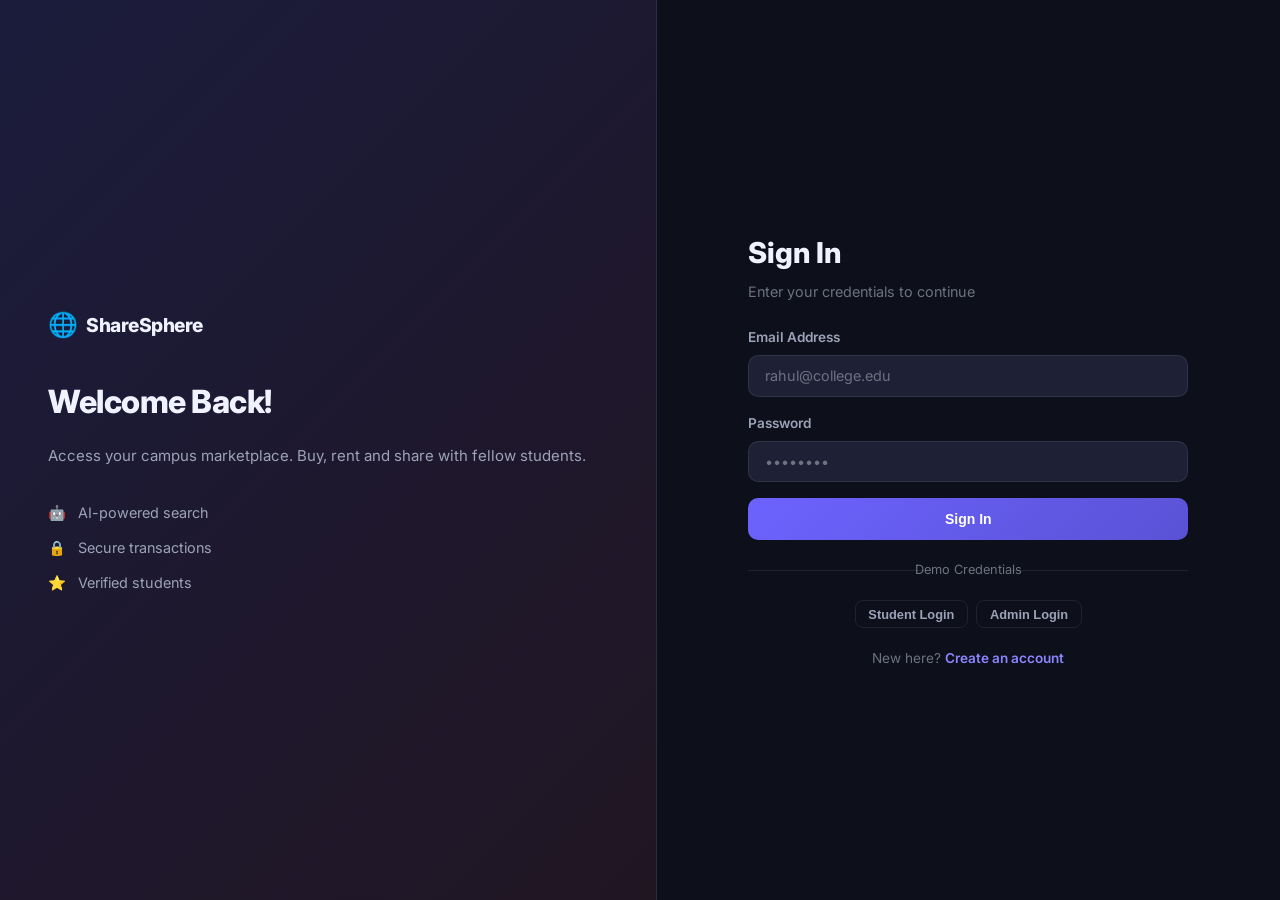
<file: src/main/resources/static/add-item.html>
<!DOCTYPE html>
<html lang="en">
<head>
<meta charset="UTF-8"><meta name="viewport" content="width=device-width,initial-scale=1">
<title>Add Item — ShareSphere</title>
<link href="https://fonts.googleapis.com/css2?family=Inter:wght@300;400;500;600;700&display=swap" rel="stylesheet">
<link rel="stylesheet" href="css/style.css">
</head>
<body>
<nav class="navbar"><div class="nav-brand"><a href="index.html"><span class="logo-icon">🌐</span><span class="logo-text">ShareSphere</span></a></div>
<div class="nav-links"><a href="dashboard.html">Dashboard</a><a href="items.html">Browse</a></div>
<div class="nav-actions" id="navActions"></div></nav>
<div class="form-page">
  <div class="form-card">
    <h2>📦 List a New Item</h2>
    <p>Fill in the details to list your item on ShareSphere</p>
    <div id="formError" class="alert alert-error hidden"></div>
    <form id="addItemForm">
      <div class="form-row">
        <div class="form-group"><label>Item Name *</label><input type="text" id="iName" class="form-control" placeholder="e.g. Casio FX-991CW Calculator" required></div>
        <div class="form-group"><label>Category *</label><select id="iCategory" class="form-control" required><option value="">Select category...</option></select></div>
      </div>
      <div class="form-group"><label>Description</label><textarea id="iDesc" class="form-control" rows="3" placeholder="Describe the item, its condition and any notes..."></textarea></div>
      <div class="form-row">
        <div class="form-group"><label>Condition *</label><select id="iCondition" class="form-control" required><option value="">Select...</option><option>New</option><option>Like New</option><option>Good</option><option>Fair</option></select></div>
        <div class="form-group"><label>Listing Type *</label><select id="iType" class="form-control" required onchange="togglePriceFields()"><option value="">Select...</option><option value="SELL">For Sale</option><option value="RENT">For Rent</option><option value="LEND">For Lending (Free)</option><option value="SELL_AND_RENT">Sale &amp; Rent</option></select></div>
      </div>
      <div class="form-row" id="priceFields">
        <div class="form-group"><label>Sale Price (₹)</label><input type="number" id="iPrice" class="form-control" placeholder="0.00" min="0"></div>
        <div class="form-group"><label>Rental Price/Day (₹)</label><input type="number" id="iRental" class="form-control" placeholder="0.00" min="0"></div>
        <div class="form-group"><label>Security Deposit (₹)</label><input type="number" id="iDeposit" class="form-control" placeholder="0.00" min="0"></div>
      </div>
      <div class="form-row">
        <div class="form-group"><label>Quantity</label><input type="number" id="iQty" class="form-control" value="1" min="1"></div>
        <div class="form-group"><label>Location / Area</label><input type="text" id="iLocation" class="form-control" placeholder="e.g. Hostel A, Block C"></div>
      </div>
      <div class="form-group"><label>🏫 Campus Handover Spot</label>
        <select id="iLandmark" class="form-control"><option value="">Select verified landmark (optional)...</option></select>
      </div>
      <div class="form-group" id="smartPricingBox" style="background:#1a1f3a;border:1px solid #3a3fba;padding:16px;border-radius:12px;display:none;">
        <h4 style="color:#8a8fff;margin:0 0 8px;">💡 Smart Pricing Suggestion</h4>
        <div id="smartPricingResult" style="font-size:0.9em;color:#ccc;"></div>
        <button type="button" class="btn btn-ghost btn-sm" onclick="applySmartPricing()" style="margin-top:8px;">✅ Apply Suggested Prices</button>
      </div>
      <div style="border-top:1px solid #333;padding-top:16px;margin-top:16px;">
        <label style="display:flex;align-items:center;gap:8px;cursor:pointer;">
          <input type="checkbox" id="iBundleCheck" onchange="toggleBundleFields()">
          <strong>📦 Graduation Clearance Bundle</strong> — Sell multiple items together at a discount
        </label>
        <div id="bundleFields" style="display:none;margin-top:12px;">
          <div class="form-group"><label>Items in Bundle (one per line)</label>
            <textarea id="iBundleItems" class="form-control" rows="3" placeholder="Study Table (₹2500)&#10;Electric Kettle (₹500)&#10;Desk Lamp (₹300)"></textarea>
          </div>
          <div class="form-row">
            <div class="form-group"><label>Original Total Value (₹)</label><input type="number" id="iOriginalValue" class="form-control" placeholder="3300"></div>
            <div class="form-group"><label>Bundle Savings (₹)</label><input type="number" id="iBundleSavings" class="form-control" placeholder="800"></div>
          </div>
        </div>
      </div>
      <div class="form-group">
        <label>Item Image</label>
        <div class="file-upload-zone" id="uploadZone" onclick="document.getElementById('imageFile').click()">
          <span>📷 Click to upload image</span>
          <input type="file" id="imageFile" accept="image/*" class="hidden" onchange="previewImage(this)">
          <img id="imagePreview" class="hidden" style="max-width:100%;border-radius:8px;margin-top:10px;">
        </div>
      </div>
      <div class="form-actions">
        <a href="my-listings.html" class="btn btn-ghost">Cancel</a>
        <button type="submit" class="btn btn-primary">🚀 List Item</button>
      </div>
    </form>
  </div>
</div>
<div id="toast" class="toast hidden"></div>
<script src="js/api.js"></script><script src="js/app.js"></script>
<script>
requireAuth();
loadCategories();
loadLandmarks();
async function loadCategories() {
  const cats = await API.get('/api/categories');
  const sel = document.getElementById('iCategory');
  cats.forEach(c => sel.innerHTML += `<option value="${c.id}">${c.icon} ${c.name}</option>`);
}
async function loadLandmarks() {
  try {
    const landmarks = await API.get('/api/landmarks');
    const sel = document.getElementById('iLandmark');
    landmarks.forEach(l => sel.innerHTML += `<option value="${l}">${l}</option>`);
  } catch(e) {}
}
function togglePriceFields() {
  const t = document.getElementById('iType').value;
  document.getElementById('priceFields').style.display = (t==='LEND') ? 'none' : 'flex';
}
function toggleBundleFields() {
  document.getElementById('bundleFields').style.display = document.getElementById('iBundleCheck').checked ? 'block' : 'none';
}
let _smartPricing = null;
async function fetchSmartPricing() {
  const name = document.getElementById('iName').value;
  const catId = document.getElementById('iCategory').value;
  const condition = document.getElementById('iCondition').value;
  if (!name || !condition) return;
  try {
    _smartPricing = await API.post('/api/smart/pricing', { name, categoryId: catId ? +catId : null, condition });
    if (_smartPricing && _smartPricing.suggestedSellPrice) {
      const box = document.getElementById('smartPricingBox');
      box.style.display = 'block';
      document.getElementById('smartPricingResult').innerHTML =
        `<div>📊 <strong>Demand:</strong> ${_smartPricing.demandLevel} ${_smartPricing.surgeMultiplier > 1 ? '('+_smartPricing.spikeReason+')' : ''}</div>` +
        `<div>💰 <strong>Sell Price:</strong> ₹${_smartPricing.suggestedSellPrice} | <strong>Rental/Day:</strong> ₹${_smartPricing.suggestedRentalPerDay} | <strong>Deposit:</strong> ₹${_smartPricing.suggestedSecurityDeposit}</div>` +
        `<div style="margin-top:4px;font-size:0.85em;opacity:0.8;">${_smartPricing.explanation}</div>`;
    }
  } catch(e) {}
}
function applySmartPricing() {
  if (!_smartPricing) return;
  document.getElementById('iPrice').value = _smartPricing.suggestedSellPrice;
  document.getElementById('iRental').value = _smartPricing.suggestedRentalPerDay;
  document.getElementById('iDeposit').value = _smartPricing.suggestedSecurityDeposit;
  showToast('Smart prices applied! 💡', 'success');
}
document.getElementById('iCondition').addEventListener('change', fetchSmartPricing);
document.getElementById('iName').addEventListener('blur', fetchSmartPricing);
document.getElementById('iCategory').addEventListener('change', fetchSmartPricing);
function previewImage(input) {
  if (input.files && input.files[0]) {
    const reader = new FileReader();
    reader.onload = e => { const img=document.getElementById('imagePreview'); img.src=e.target.result; img.classList.remove('hidden'); };
    reader.readAsDataURL(input.files[0]);
  }
}
document.getElementById('addItemForm').addEventListener('submit', async e => {
  e.preventDefault();
  const data = {
    name: document.getElementById('iName').value,
    description: document.getElementById('iDesc').value,
    categoryId: +document.getElementById('iCategory').value,
    condition: document.getElementById('iCondition').value,
    listingType: document.getElementById('iType').value,
    price: document.getElementById('iPrice').value || null,
    rentalPricePerDay: document.getElementById('iRental').value || null,
    securityDeposit: document.getElementById('iDeposit').value || null,
    availableQuantity: +document.getElementById('iQty').value,
    location: document.getElementById('iLocation').value,
    landmark: document.getElementById('iLandmark').value || null,
    isBundle: document.getElementById('iBundleCheck').checked,
    bundleItems: document.getElementById('iBundleItems').value || null,
    originalTotalValue: document.getElementById('iOriginalValue').value || null,
    bundleSavings: document.getElementById('iBundleSavings').value || null
  };
  try {
    const moderation = await API.post('/api/smart/moderation/check', {
      name: data.name,
      description: data.description,
      location: data.location
    }).catch(() => ({ approved: true }));
    if (moderation && moderation.approved === false) {
      throw new Error(moderation.message || 'Listing blocked by campus moderation');
    }
    const item = await API.post('/api/items', data);
    const imageFile = document.getElementById('imageFile').files[0];
    if (imageFile) {
      const fd = new FormData(); fd.append('file', imageFile);
      await API.uploadFile(`/api/items/${item.id||1}/images`, fd);
    }
    showToast('Item listed successfully! 🎉', 'success');
    setTimeout(() => window.location='my-listings.html', 1500);
  } catch(e) { document.getElementById('formError').textContent = e.message; document.getElementById('formError').classList.remove('hidden'); }
});
</script>
</body></html>
</file>
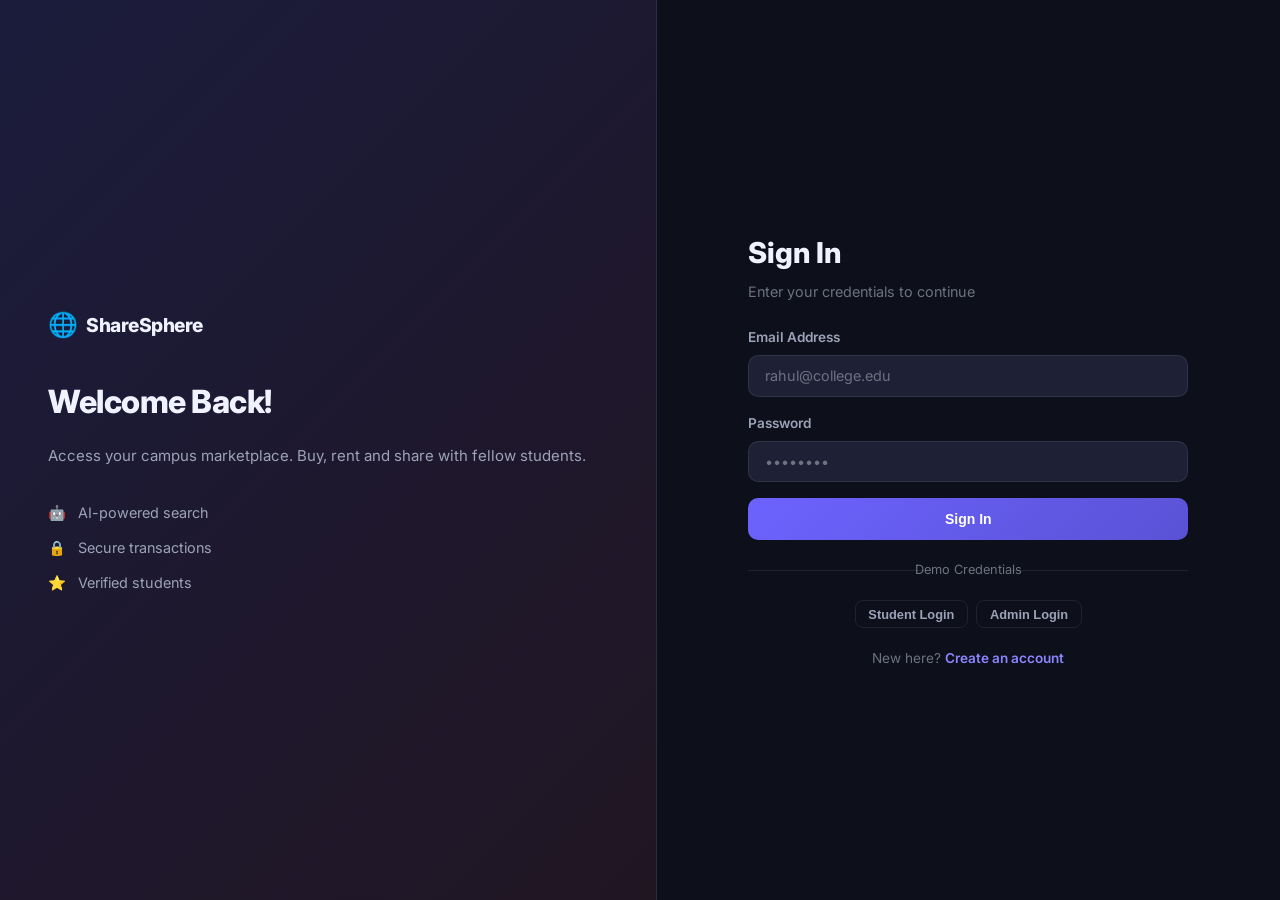
<file: src/main/resources/static/admin.html>
<!DOCTYPE html>
<html lang="en">
<head>
<meta charset="UTF-8"><meta name="viewport" content="width=device-width,initial-scale=1">
<title>Admin Dashboard — ShareSphere</title>
<link href="https://fonts.googleapis.com/css2?family=Inter:wght@300;400;500;600;700;800&display=swap" rel="stylesheet">
<link rel="stylesheet" href="css/style.css">
</head>
<body>
<nav class="navbar navbar-dashboard">
  <div class="nav-brand"><a href="index.html"><span class="logo-icon">🌐</span><span class="logo-text">ShareSphere Admin</span></a></div>
  <div class="nav-actions"><span id="adminUser"></span><button onclick="logout()" class="btn btn-ghost btn-sm">Logout</button></div>
</nav>
<div class="dashboard-layout">
  <aside class="sidebar">
    <nav class="sidebar-nav">
      <a href="#stats" class="active" onclick="showSection('stats')">📊 Stats</a>
      <a href="#users" onclick="showSection('users')">👥 Users</a>
      <a href="#items" onclick="showSection('items')">📦 Items</a>
      <a href="#reports" onclick="showSection('reports')">⚠️ Reports</a>
    </nav>
  </aside>
  <main class="dashboard-main">
    <!-- Stats -->
    <div id="section-stats">
      <h2>📊 Platform Statistics</h2>
      <div class="stats-row" id="adminStats"></div>
    </div>
    <!-- Users -->
    <div id="section-users" class="hidden">
      <h2>👥 All Users</h2>
      <div id="adminUsersList"></div>
    </div>
    <!-- Items -->
    <div id="section-items" class="hidden">
      <h2>📦 All Listings</h2>
      <div id="adminItemsList"></div>
    </div>
    <!-- Reports -->
    <div id="section-reports" class="hidden">
      <h2>⚠️ Reports</h2>
      <div id="adminReportsList"></div>
    </div>
  </main>
</div>
<div id="toast" class="toast hidden"></div>
<script src="js/api.js"></script><script src="js/app.js"></script>
<script src="js/admin.js"></script>
</body></html>
</file>
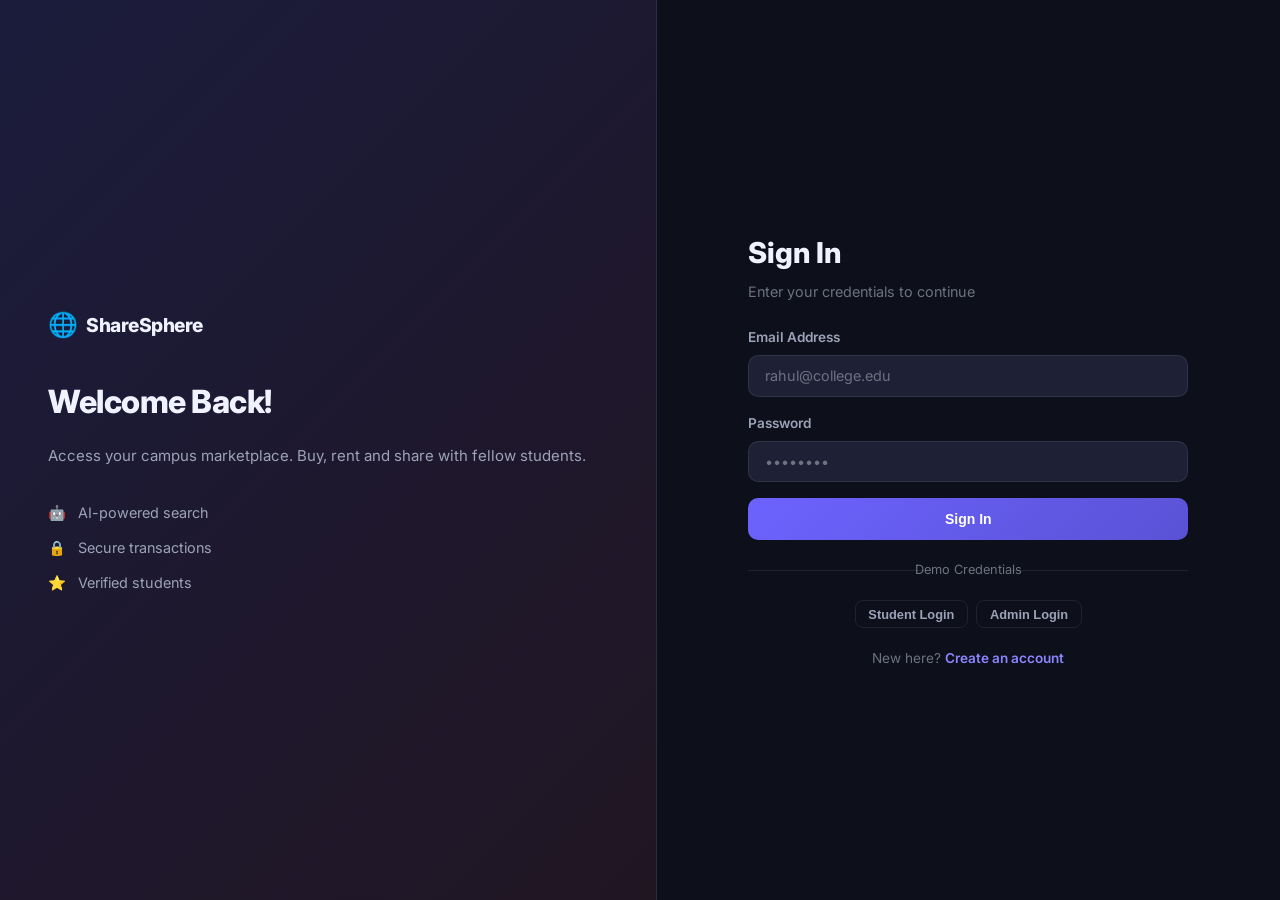
<file: src/main/resources/static/dashboard.html>
<!DOCTYPE html>
<html lang="en">
<head>
<meta charset="UTF-8"><meta name="viewport" content="width=device-width,initial-scale=1">
<title>Dashboard — ShareSphere</title>
<link href="https://fonts.googleapis.com/css2?family=Inter:wght@300;400;500;600;700;800&display=swap" rel="stylesheet">
<link rel="stylesheet" href="css/style.css">
</head>
<body class="dashboard-page">
<nav class="navbar navbar-dashboard">
  <div class="nav-brand"><a href="index.html"><span class="logo-icon">🌐</span><span class="logo-text">ShareSphere</span></a></div>
  <div class="nav-links">
    <a href="items.html">Browse</a>
    <a href="requests.html">Looking For</a>
    <a href="rides.html">Rides</a>
    <a href="my-listings.html">My Listings</a>
    <a href="rentals.html">Rentals</a>
    <a href="messages.html">Messages</a>
  </div>
  <div class="nav-actions">
    <span class="notif-bell" onclick="window.location='notifications.html'">🔔 <span class="badge" id="notifCount">0</span></span>
    <a href="add-item.html" class="btn btn-primary">+ List Item</a>
    <div class="avatar" id="userAvatar" onclick="toggleUserMenu()">U</div>
    <div class="user-menu hidden" id="userMenu">
      <a href="my-listings.html">My Listings</a>
      <a href="requests.html">Looking For</a>
      <a href="rides.html">Rides</a>
      <a href="orders.html">Orders</a>
      <a href="favorites.html">Favorites</a>
      <a href="#" onclick="logout()">Logout</a>
    </div>
  </div>
</nav>

<div class="dashboard-layout">
  <!-- Sidebar -->
  <aside class="sidebar">
    <div class="sidebar-user" id="sidebarUser"></div>
    <nav class="sidebar-nav">
      <a href="dashboard.html" class="active">🏠 Dashboard</a>
      <a href="requests.html">🔍 Looking For</a>
      <a href="rides.html">🚕 Rides</a>
      <a href="my-listings.html">📦 My Listings</a>
      <a href="rentals.html">🔄 Rentals</a>
      <a href="orders.html">🛒 Orders</a>
      <a href="favorites.html">❤️ Favorites</a>
      <a href="messages.html">💬 Messages</a>
      <a href="add-item.html">+ Add Item</a>
    </nav>
  </aside>

  <!-- Main -->
  <main class="dashboard-main">
    <div class="dash-header" id="dashGreeting">
      <h1>Hello, Student 👋</h1>
      <p>Welcome to ShareSphere</p>
    </div>

    <!-- Stats -->
    <div class="stats-row" id="dashStats">
      <div class="stat-card"><div class="stat-icon">📦</div><div class="stat-info"><span class="stat-val" id="dsListings">3</span><span>My Listings</span></div></div>
      <div class="stat-card"><div class="stat-icon">🔄</div><div class="stat-info"><span class="stat-val" id="dsRentals">1</span><span>Active Rentals</span></div></div>
      <div class="stat-card"><div class="stat-icon">📬</div><div class="stat-info"><span class="stat-val" id="dsRequests">0</span><span>Pending Requests</span></div></div>
      <div class="stat-card"><div class="stat-icon">🛒</div><div class="stat-info"><span class="stat-val" id="dsOrders">2</span><span>My Orders</span></div></div>
      <div class="stat-card"><div class="stat-icon">💰</div><div class="stat-info"><span class="stat-val" id="dsWallet">₹0</span><span>Wallet Balance</span></div></div>
      <div class="stat-card"><div class="stat-icon">🛡️</div><div class="stat-info"><span class="stat-val" id="dsEscrow">₹0</span><span>Escrow Held</span></div></div>
    </div>

    <!-- AI Search -->
    <div class="ai-search-box">
      <div class="ai-label">🤖 AI Smart Search</div>
      <div class="ai-input-row">
        <input type="text" id="aiQuery" placeholder='e.g. "I need a calculator for my exam" or "camera for 3 days"' class="form-control">
        <button onclick="doAISearch()" class="btn btn-primary">Search</button>
      </div>
      <div class="ai-chips">
        <span class="chip" onclick="quickSearch('calculator for semester')">🧮 Calculator</span>
        <span class="chip" onclick="quickSearch('cycle near hostel')">🚲 Cycle</span>
        <span class="chip" onclick="quickSearch('camera for 3 days')">📷 Camera</span>
        <span class="chip" onclick="quickSearch('engineering drawing kit')">📐 Drawing Kit</span>
      </div>
    </div>

    <!-- AI Results -->
    <div id="aiResults" class="hidden">
      <div class="section-header"><h3 id="aiResultsTitle">AI Results</h3></div>
      <div class="ai-suggestion" id="aiSuggestion"></div>
      <div class="items-grid" id="aiItemsGrid"></div>
    </div>

    <!-- Recommendations -->
    <div class="dash-section">
      <div class="section-header"><h3>✨ Recommended For You</h3><a href="items.html" class="link">View All</a></div>
      <div class="items-grid" id="recommendGrid"></div>
    </div>

    <!-- Incoming Rental Requests -->
    <div class="dash-section" id="incomingSection">
      <div class="section-header"><h3>📬 Incoming Rental Requests</h3></div>
      <div id="incomingList"></div>
    </div>
  </main>
</div>

<div id="toast" class="toast hidden"></div>
<script src="js/api.js"></script>
<script src="js/app.js"></script>
<script src="js/dashboard.js"></script>
</body></html>
</file>
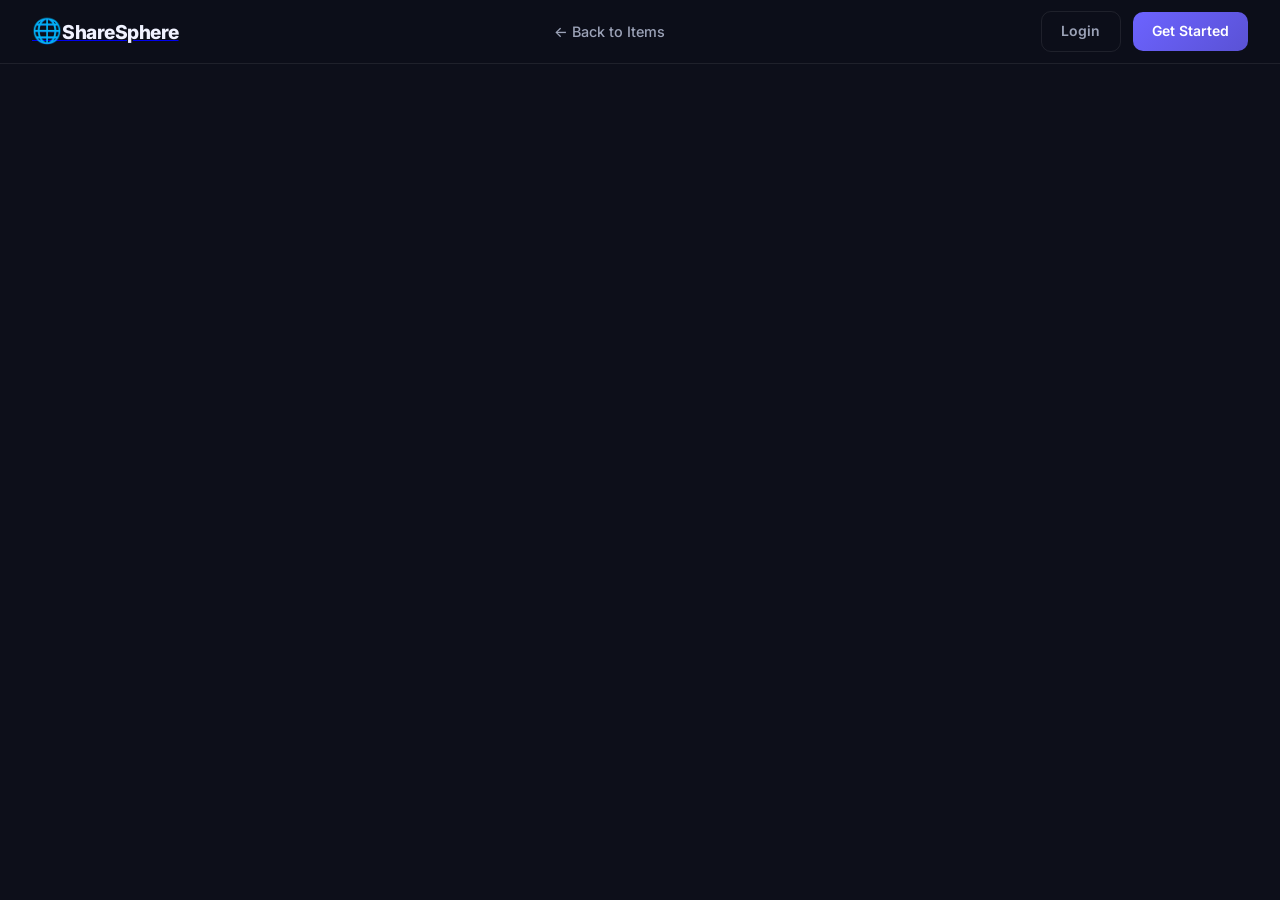
<file: src/main/resources/static/item-detail.html>
<!DOCTYPE html>
<html lang="en">
<head>
<meta charset="UTF-8"><meta name="viewport" content="width=device-width,initial-scale=1">
<title>Item Detail — ShareSphere</title>
<link href="https://fonts.googleapis.com/css2?family=Inter:wght@300;400;500;600;700&display=swap" rel="stylesheet">
<link rel="stylesheet" href="css/style.css">
</head>
<body>
<nav class="navbar"><div class="nav-brand"><a href="index.html"><span class="logo-icon">🌐</span><span class="logo-text">ShareSphere</span></a></div>
<div class="nav-links"><a href="items.html">← Back to Items</a></div>
<div class="nav-actions" id="navActions"></div></nav>
<div class="page-container">
  <div id="itemDetail"></div>
  <!-- Rental Modal -->
  <div id="rentalModal" class="hidden" style="position:fixed;inset:0;background:rgba(0,0,0,0.7);z-index:500;display:flex;align-items:center;justify-content:center;">
    <div style="background:var(--bg-card2);border:1px solid var(--border);border-radius:20px;padding:2rem;max-width:440px;width:90%;">
      <h3 style="margin-bottom:1rem">📅 Request Rental</h3>
      <div class="form-group"><label>Start Date</label><input type="date" id="rentStart" class="form-control"></div>
      <div class="form-group"><label>End Date</label><input type="date" id="rentEnd" class="form-control"></div>
      <div class="form-group"><label>Note (optional)</label><textarea id="rentNote" class="form-control" rows="2" placeholder="Any message to the owner..."></textarea></div>
      <div id="rentalCalc" style="background:var(--bg-input);border-radius:10px;padding:1rem;margin-bottom:1rem;font-size:0.9rem;"></div>
      <div style="display:flex;gap:0.75rem">
        <button onclick="closeRentalModal()" class="btn btn-ghost btn-block">Cancel</button>
        <button onclick="submitRental()" class="btn btn-primary btn-block">Confirm Request</button>
      </div>
    </div>
  </div>
</div>
<div id="toast" class="toast hidden"></div>
<script src="js/api.js"></script><script src="js/app.js"></script>
<script>
updateNavForAuth();
const params = new URLSearchParams(location.search);
const itemId = params.get('id');
let currentItem = null;
const me = JSON.parse(localStorage.getItem('ss_user')||'null');

async function loadItem() {
  currentItem = await API.get(`/api/items/${itemId}`).catch(()=>null);
  if (!currentItem) { document.getElementById('itemDetail').innerHTML='<div class="empty-state"><p>Item not found.</p></div>'; return; }
  const i = currentItem;
  const imgs = i.imageUrls?.length ? i.imageUrls.map(url=>`<img src="${url}" style="width:100%;max-height:400px;object-fit:cover;border-radius:12px;" onerror="this.src='images/placeholder.svg'">`).join('') : `<img src="images/placeholder.svg" style="width:100%;border-radius:12px;">`;
  const isMine = me && me.userId === i.owner?.id;
  const canBuy = !isMine && (i.listingType==='SELL'||i.listingType==='SELL_AND_RENT');
  const canRent = !isMine && (i.listingType==='RENT'||i.listingType==='SELL_AND_RENT'||i.listingType==='LEND');

  const reviews = await API.get(`/api/reviews/item/${itemId}`).catch(()=>[]);
  const similar = await API.get(`/api/ai/similar/${itemId}`).catch(()=>[]);

  document.getElementById('itemDetail').innerHTML = `
    <div style="display:grid;grid-template-columns:1fr 1fr;gap:2rem;margin-bottom:2.5rem;" class="item-detail-grid">
      <div>${imgs}</div>
      <div>
        <div style="font-size:0.8rem;color:var(--text-muted);margin-bottom:0.5rem">${i.category?.icon||''} ${i.category?.name||''}</div>
        <h1 style="font-size:1.6rem;font-weight:800;margin-bottom:0.75rem">${i.name}</h1>
        <div style="display:flex;gap:0.75rem;flex-wrap:wrap;margin-bottom:1rem">
          <span class="item-badge badge-${(i.listingType||'').toLowerCase()}" style="position:static">${i.listingType}</span>
          <span style="color:var(--text-muted);font-size:0.85rem">Condition: ${i.condition}</span>
          <span style="color:var(--text-muted);font-size:0.85rem">📍 ${i.location||'Campus'}${i.landmark ? ' · 🏫 ' + escapeHtml(i.landmark) : ''}</span>
        </div>
        <div style="margin-bottom:1rem">
          ${i.price?`<div style="font-size:1.5rem;font-weight:800;color:var(--primary-light)">₹${i.price} <span style="font-size:0.8rem;color:var(--text-muted)">sale price</span></div>`:''}
          ${i.rentalPricePerDay?`<div style="font-size:1.1rem;color:#60a5fa;margin-top:0.25rem">₹${i.rentalPricePerDay}/day rental ${i.securityDeposit?`+ ₹${i.securityDeposit} deposit`:''}</div>`:''}
        </div>
        <div style="color:var(--text-secondary);font-size:0.9rem;line-height:1.7;margin-bottom:1.5rem">${i.description||'No description provided.'}</div>
        <div style="background:var(--bg-card2);border-radius:12px;padding:1rem;margin-bottom:1.5rem">
          <strong>Owner:</strong> ${i.owner?.name} · ⭐ ${i.owner?.averageRating?.toFixed(1)||'New'}<br>
          <span style="font-size:0.8rem;color:var(--text-muted)">${i.owner?.college||''} ${i.owner?.location?'· '+i.owner.location:''}</span>
        </div>
        <div style="display:flex;gap:0.75rem;flex-wrap:wrap">
          ${canBuy && i.status==='AVAILABLE'?`<button onclick="buyNow()" class="btn btn-primary btn-lg">🛒 Buy Now</button>`:''}
          ${canRent && i.status==='AVAILABLE'?`<button onclick="openRentalModal()" class="btn btn-secondary btn-lg">📅 Rent</button>`:''}
          ${!isMine&&me?`<button onclick="contactOwner(${i.owner?.id})" class="btn btn-ghost btn-lg">💬 Contact</button>`:''}
          ${!isMine&&me?`<button onclick="toggleFav(${i.id},this)" class="btn btn-ghost">${i.favorited?'❤️':'🤍'} Save</button>`:''}
        </div>
        ${i.status!=='AVAILABLE'?`<p style="color:var(--text-muted);margin-top:1rem;font-size:0.9rem">⚠️ This item is currently ${i.status}</p>`:''}
      </div>
    </div>
    ${reviews.length?`<div style="margin-bottom:2rem"><h3 style="margin-bottom:1rem">⭐ Reviews (${reviews.length})</h3>${reviews.map(r=>`<div style="background:var(--bg-card2);border-radius:12px;padding:1rem;margin-bottom:0.75rem"><strong>${r.reviewer?.name}</strong> · ${'⭐'.repeat(r.rating)}<p style="color:var(--text-secondary);font-size:0.875rem;margin-top:0.25rem">${r.comment||''}</p></div>`).join('')}</div>`:''}
    ${similar.length?`<div><h3 style="margin-bottom:1rem">🤖 Similar Items</h3><div class="items-grid">${similar.map(renderItemCard).join('')}</div></div>`:''}
  `;
}

function openRentalModal() {
  if (!me) { window.location='login.html'; return; }
  document.getElementById('rentalModal').classList.remove('hidden');
  const today = new Date().toISOString().split('T')[0];
  document.getElementById('rentStart').min = today;
  document.getElementById('rentEnd').min = today;
}
function closeRentalModal() { document.getElementById('rentalModal').classList.add('hidden'); }
document.getElementById('rentEnd')?.addEventListener('change', calcRental);
document.getElementById('rentStart')?.addEventListener('change', calcRental);
function calcRental() {
  const s = new Date(document.getElementById('rentStart')?.value);
  const e = new Date(document.getElementById('rentEnd')?.value);
  if (s && e && e > s && currentItem) {
    const days = Math.ceil((e-s)/(1000*60*60*24));
    const rental = days * (currentItem.rentalPricePerDay||0);
    const dep = currentItem.securityDeposit||0;
    document.getElementById('rentalCalc').innerHTML = `
      ₹${currentItem.rentalPricePerDay}/day × ${days} days = <strong>₹${rental}</strong><br>
      Security deposit: ₹${dep} <span style="color:var(--text-muted);font-size:0.8rem">(held in escrow, refunded on safe return)</span><br>
      <strong>Total payable: ₹${rental+Number(dep)}</strong>`;
  }
}
async function submitRental() {
  const data = { itemId: +itemId, startDate: document.getElementById('rentStart').value, endDate: document.getElementById('rentEnd').value, renterNote: document.getElementById('rentNote').value };
  await API.post('/api/rentals', data);
  showToast('Rental request sent! 🎉','success');
  closeRentalModal();
  setTimeout(()=>window.location='rentals.html',1500);
}
async function buyNow() {
  if (!me) { window.location='login.html'; return; }
  if (!confirm('Confirm purchase of '+currentItem?.name+'?')) return;
  const order = await API.post('/api/orders',{itemId:+itemId});
  showToast('Order created! Ref: '+(order.transactionRef||'ORD-1001'),'success');
  setTimeout(()=>window.location='orders.html',1500);
}
function contactOwner(ownerId) { window.location='messages.html?with='+ownerId; }
if (itemId) loadItem();
</script>
<style>
@media(max-width:700px){.item-detail-grid{grid-template-columns:1fr!important}}
</style>
</body></html>
</file>
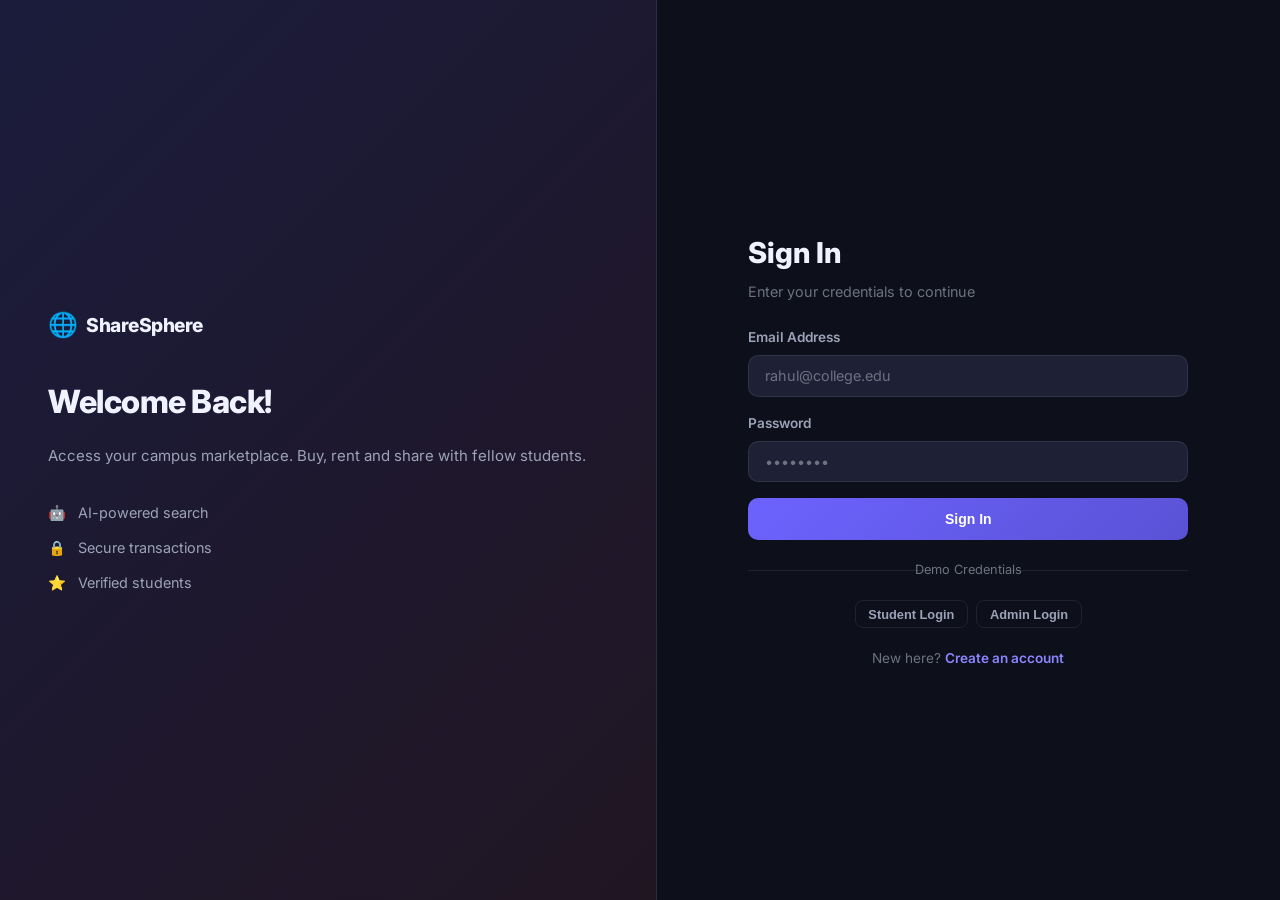
<file: src/main/resources/static/login.html>
<!DOCTYPE html>
<html lang="en">
<head>
<meta charset="UTF-8"><meta name="viewport" content="width=device-width,initial-scale=1">
<title>Login — ShareSphere</title>
<link href="https://fonts.googleapis.com/css2?family=Inter:wght@300;400;500;600;700&display=swap" rel="stylesheet">
<link rel="stylesheet" href="css/style.css">
</head>
<body class="auth-page">
<div class="auth-container">
  <div class="auth-left">
    <div class="auth-brand"><a href="index.html" style="color:inherit;text-decoration:none;display:flex;align-items:center;gap:8px;"><span class="logo-icon">🌐</span><span class="logo-text">ShareSphere</span></a></div>
    <h2>Welcome Back!</h2>
    <p>Access your campus marketplace. Buy, rent and share with fellow students.</p>
    <div class="auth-features">
      <div class="auth-feature"><span>🤖</span> AI-powered search</div>
      <div class="auth-feature"><span>🔒</span> Secure transactions</div>
      <div class="auth-feature"><span>⭐</span> Verified students</div>
    </div>
  </div>
  <div class="auth-right">
    <div class="auth-card">
      <h2>Sign In</h2>
      <p class="auth-sub">Enter your credentials to continue</p>
      <div id="authError" class="alert alert-error hidden"></div>
      <form id="loginForm">
        <div class="form-group">
          <label>Email Address</label>
          <input type="email" id="email" placeholder="rahul@college.edu" required class="form-control">
        </div>
        <div class="form-group">
          <label>Password</label>
          <input type="password" id="password" placeholder="••••••••" required class="form-control">
        </div>
        <button type="submit" class="btn btn-primary btn-block" id="loginBtn">Sign In</button>
      </form>
      <div class="auth-divider"><span>Demo Credentials</span></div>
      <div class="demo-creds">
        <button onclick="fillCreds('rahul@college.edu','Student@123')" class="btn btn-ghost btn-sm">Student Login</button>
        <button onclick="fillCreds('admin@sharesphere.com','Admin@123')" class="btn btn-ghost btn-sm">Admin Login</button>
      </div>
      <p class="auth-switch">New here? <a href="register.html">Create an account</a></p>
    </div>
  </div>
</div>
<script src="js/api.js"></script>
<script src="js/auth.js"></script>
</body></html>
</file>
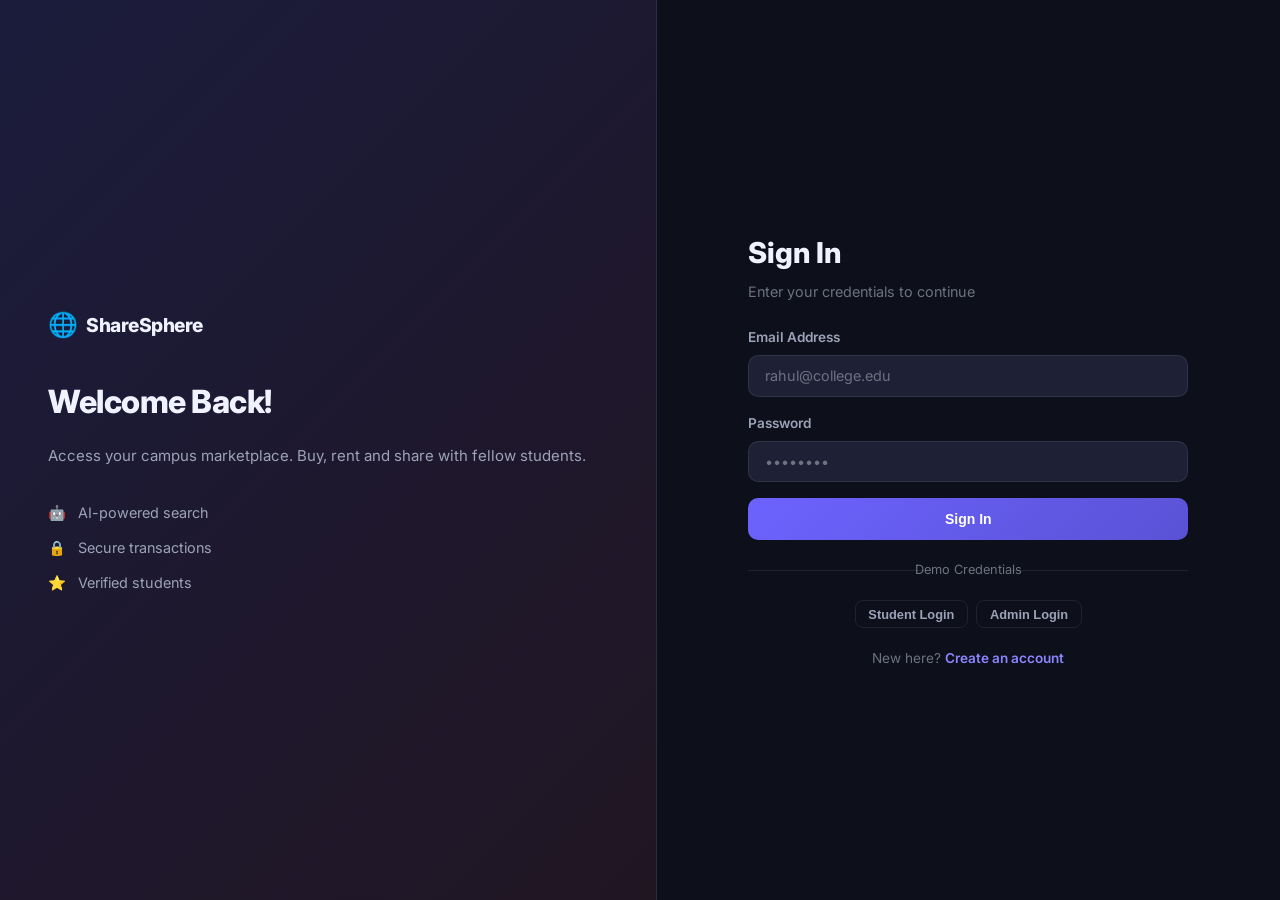
<file: src/main/resources/static/messages.html>
<!DOCTYPE html>
<html lang="en">
<head>
<meta charset="UTF-8"><meta name="viewport" content="width=device-width,initial-scale=1">
<title>Messages — ShareSphere</title>
<link href="https://fonts.googleapis.com/css2?family=Inter:wght@300;400;500;600;700&display=swap" rel="stylesheet">
<link rel="stylesheet" href="css/style.css">
</head>
<body>
<nav class="navbar"><div class="nav-brand"><a href="index.html"><span class="logo-icon">🌐</span><span class="logo-text">ShareSphere</span></a></div>
<div class="nav-links"><a href="dashboard.html">Dashboard</a></div>
<div class="nav-actions" id="navActions"></div></nav>
<div class="messages-layout">
  <div class="conversations-panel" id="convPanel">
    <div class="conv-header"><h3>💬 Conversations</h3></div>
    <div id="convList"></div>
  </div>
  <div class="chat-panel" id="chatPanel">
    <div class="chat-header" id="chatHeader"><p>Select a conversation</p></div>
    <div class="chat-messages" id="chatMessages"></div>
    <div class="chat-input-row" id="chatInputRow" style="display:none">
      <input type="text" id="msgInput" class="form-control" placeholder="Type a message..." onkeydown="if(event.key==='Enter')sendMsg()">
      <button onclick="sendMsg()" class="btn btn-primary">Send</button>
    </div>
  </div>
</div>
<div id="toast" class="toast hidden"></div>
<script src="js/api.js"></script><script src="js/app.js"></script>
<script>
requireAuth();
let currentConvId = null, currentReceiverId = null;
const me = JSON.parse(localStorage.getItem('ss_user')||'{}');
async function loadConversations() {
  const convs = await API.get('/api/conversations').catch(()=>[]);
  document.getElementById('convList').innerHTML = (convs||[]).map(c => {
    const other = c.participant1?.id === me.userId ? c.participant2 : c.participant1;
    return `<div class="conv-item ${c.id===currentConvId?'active':''}" onclick="openConv(${c.id},${other?.id},'${other?.name}')">
      <div class="conv-avatar">${(other?.name||'U')[0]}</div>
      <div class="conv-info"><strong>${other?.name||'Student'}</strong><small>${c.lastMessage?.content?.substring(0,40)||'...'}</small></div>
      ${c.unreadCount > 0 ? `<span class="badge">${c.unreadCount}</span>` : ''}
    </div>`;
  }).join('') || '<p style="padding:1rem;color:#888">No conversations yet</p>';
}
async function openConv(convId, receiverId, name) {
  currentConvId = convId; currentReceiverId = receiverId;
  document.getElementById('chatHeader').innerHTML = `<strong>💬 ${name}</strong>`;
  document.getElementById('chatInputRow').style.display = 'flex';
  const msgs = await API.get(`/api/conversations/${convId}/messages`).catch(()=>[]);
  document.getElementById('chatMessages').innerHTML = (msgs||[]).map(m => `
    <div class="msg-bubble ${m.sender?.id===me.userId?'msg-me':'msg-them'}">
      <p>${m.content}</p><small>${new Date(m.sentAt||Date.now()).toLocaleTimeString()}</small>
    </div>`).join('');
  document.getElementById('chatMessages').scrollTop = 999999;
  loadConversations();
}
async function sendMsg() {
  const content = document.getElementById('msgInput').value.trim();
  if (!content || !currentReceiverId) return;
  await API.post('/api/messages', { receiverId: currentReceiverId, content });
  document.getElementById('msgInput').value = '';
  openConv(currentConvId, currentReceiverId, '');
}
loadConversations(); updateNavForAuth();
// Auto-open from URL param
const params = new URLSearchParams(location.search);
if (params.get('with')) {
  API.get(`/api/conversations/with/${params.get('with')}`).then(c => {
    if (!c) return;
    const other = c.participant1?.id === me.userId ? c.participant2 : c.participant1;
    openConv(c.id, other?.id, other?.name);
  }).catch(()=>{});
}
</script>
</body></html>
</file>
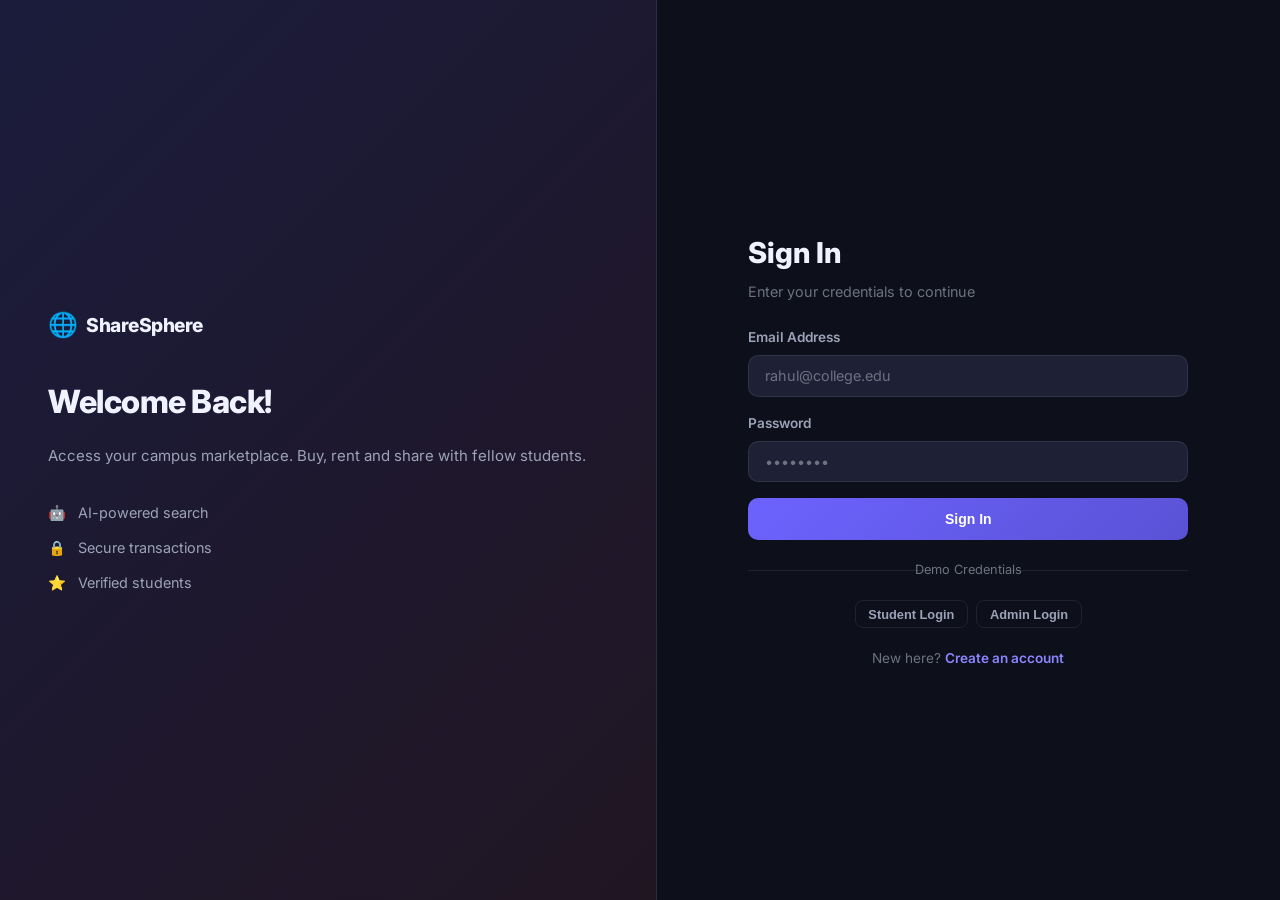
<file: src/main/resources/static/my-listings.html>
<!DOCTYPE html>
<html lang="en">
<head>
<meta charset="UTF-8"><meta name="viewport" content="width=device-width,initial-scale=1">
<title>My Listings — ShareSphere</title>
<link href="https://fonts.googleapis.com/css2?family=Inter:wght@300;400;500;600;700&display=swap" rel="stylesheet">
<link rel="stylesheet" href="css/style.css">
</head>
<body>
<nav class="navbar"><div class="nav-brand"><a href="index.html"><span class="logo-icon">🌐</span><span class="logo-text">ShareSphere</span></a></div>
<div class="nav-links"><a href="dashboard.html">Dashboard</a><a href="add-item.html">+ Add Item</a></div>
<div class="nav-actions" id="navActions"></div></nav>
<div class="page-container">
  <div class="page-header"><h2>📦 My Listings</h2><a href="add-item.html" class="btn btn-primary">+ List New Item</a></div>
  <div class="items-grid" id="myListingsGrid"></div>
  <div id="emptyState" class="empty-state hidden"><div class="empty-icon">📦</div><h3>No listings yet</h3><p>Start selling or renting your unused items!</p><a href="add-item.html" class="btn btn-primary">List First Item</a></div>
</div>
<div id="toast" class="toast hidden"></div>
<script src="js/api.js"></script><script src="js/app.js"></script>
<script>
requireAuth();
async function loadMyListings() {
  const items = await API.get('/api/items/my');
  const grid = document.getElementById('myListingsGrid');
  if (!items || !items.length) { document.getElementById('emptyState').classList.remove('hidden'); return; }
  grid.innerHTML = items.map(i => `
    <div class="item-card">
      <div class="item-image-wrap">
        <img src="${i.imageUrls?.[0] || 'images/placeholder.svg'}" alt="${i.name}" onerror="this.src='images/placeholder.svg'">
        <span class="item-badge badge-${(i.status||'').toLowerCase()}">${i.status}</span>
      </div>
      <div class="item-body">
        <h3>${i.name}</h3>
        <div class="item-meta">${i.category?.icon||''} ${i.category?.name||''} · ${i.condition}</div>
        <div class="item-price">${formatPrice(i)}</div>
        <div class="item-footer">
          <span class="item-type type-${(i.listingType||'').toLowerCase()}">${i.listingType}</span>
          <div class="item-actions">
            <button onclick="editItem(${i.id})" class="btn btn-ghost btn-sm">Edit</button>
            <button onclick="deleteItem(${i.id})" class="btn btn-danger btn-sm">Delete</button>
          </div>
        </div>
      </div>
    </div>`).join('');
}
function editItem(id) { window.location = `add-item.html?edit=${id}`; }
async function deleteItem(id) {
  if (!confirm('Delete this listing?')) return;
  await API.delete(`/api/items/${id}`);
  showToast('Deleted!', 'success');
  loadMyListings();
}
loadMyListings(); updateNavForAuth();
</script>
</body></html>
</file>
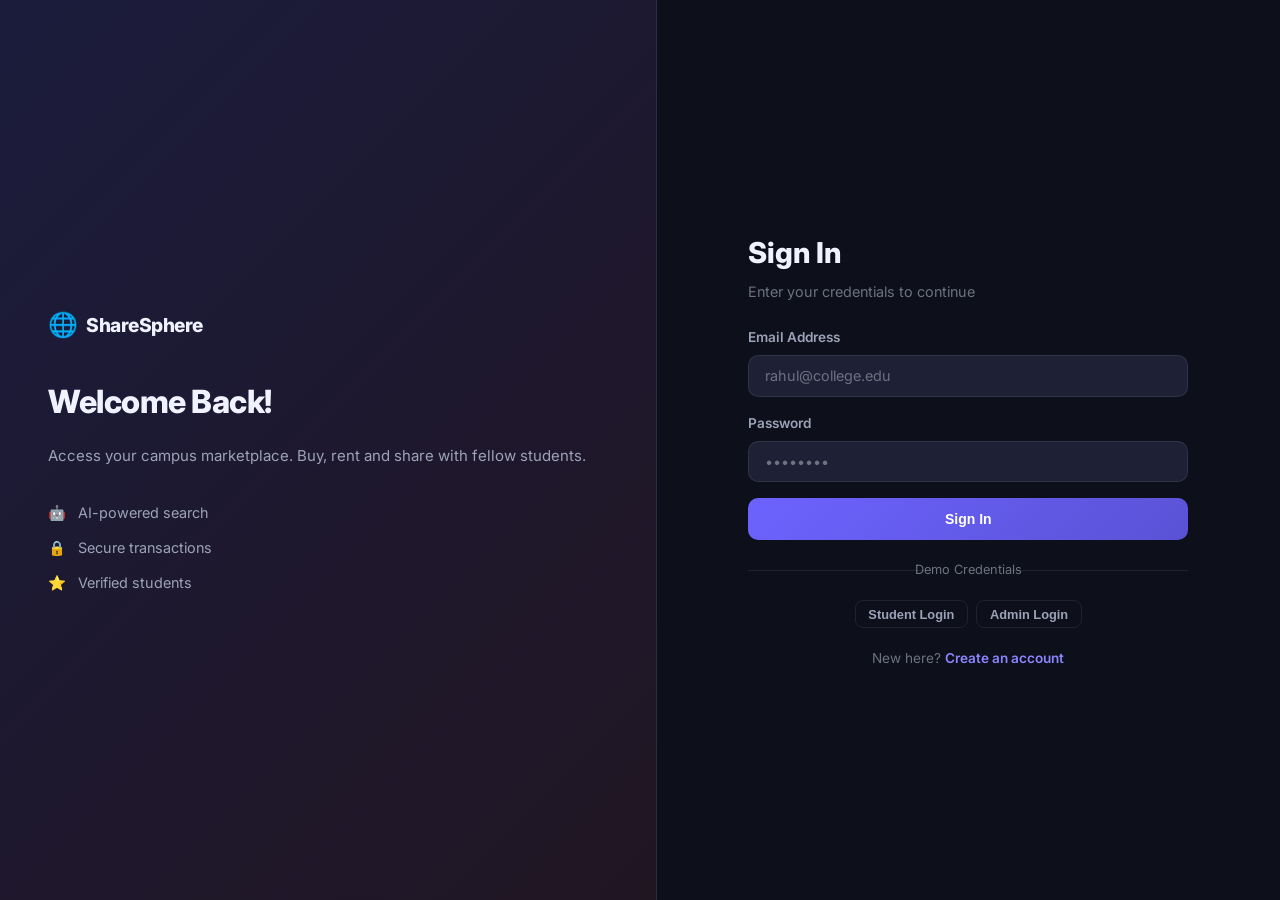
<file: src/main/resources/static/notifications.html>
<!DOCTYPE html>
<html lang="en">
<head>
<meta charset="UTF-8"><meta name="viewport" content="width=device-width,initial-scale=1">
<title>Notifications — ShareSphere</title>
<link href="https://fonts.googleapis.com/css2?family=Inter:wght@300;400;500;600;700&display=swap" rel="stylesheet">
<link rel="stylesheet" href="css/style.css">
</head>
<body>
<nav class="navbar"><div class="nav-brand"><a href="index.html"><span class="logo-icon">🌐</span><span class="logo-text">ShareSphere</span></a></div>
<div class="nav-links"><a href="dashboard.html">Dashboard</a></div>
<div class="nav-actions" id="navActions"></div></nav>
<div class="page-container">
  <div class="page-header"><h2>🔔 Notifications</h2><button onclick="markAllRead()" class="btn btn-ghost btn-sm">Mark All Read</button></div>
  <div id="notifList"></div>
</div>
<div id="toast" class="toast hidden"></div>
<script src="js/api.js"></script><script src="js/app.js"></script>
<script>
requireAuth();
async function loadNotifs() {
  const notifs = await API.get('/api/notifications').catch(()=>[]);
  document.getElementById('notifList').innerHTML = (notifs||[]).length ? (notifs||[]).map(n => `
    <div class="notif-item ${n.read?'':'notif-unread'}" onclick="readNotif(${n.id})">
      <div class="notif-icon">${getNotifIcon(n.type)}</div>
      <div class="notif-body"><strong>${n.title}</strong><p>${n.message}</p><small>${new Date(n.createdAt||Date.now()).toLocaleString()}</small></div>
    </div>`).join('') : '<div class="empty-state"><p>No notifications yet</p></div>';
}
function getNotifIcon(type) {
  const map = {RENTAL_REQUEST:'📬',RENTAL_ACCEPTED:'✅',RENTAL_REJECTED:'❌',RENTAL_ACTIVE:'🔑',RENTAL_COMPLETED:'🎉',ORDER_PLACED:'🛒',ITEM_SOLD:'💰',NEW_MESSAGE:'💬',NEW_REVIEW:'⭐'};
  return map[type]||'🔔';
}
async function readNotif(id) { await API.post(`/api/notifications/${id}/read`); loadNotifs(); }
async function markAllRead() { await API.post('/api/notifications/read-all'); showToast('All marked as read','success'); loadNotifs(); }
loadNotifs(); updateNavForAuth();
</script>
</body></html>
</file>
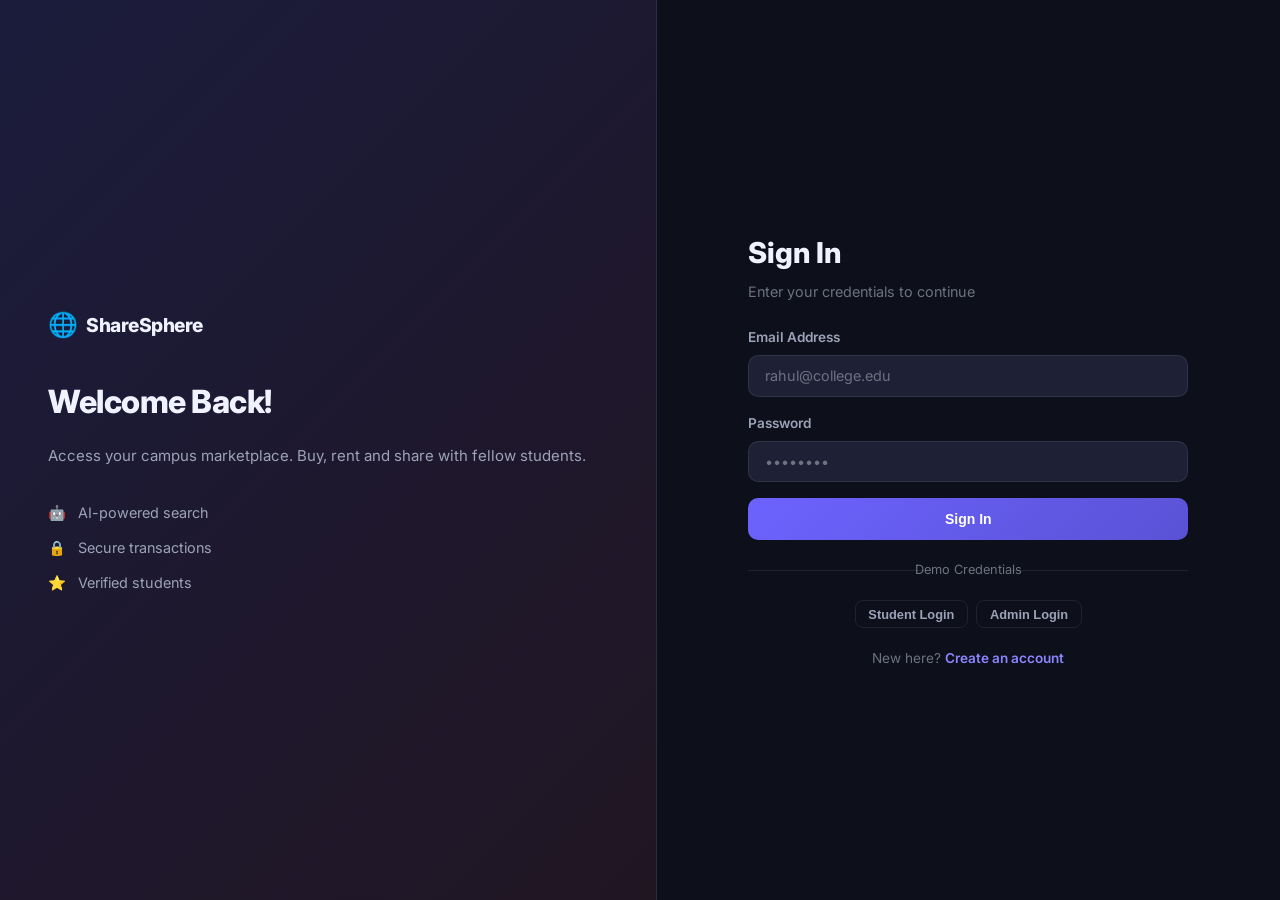
<file: src/main/resources/static/orders.html>
<!DOCTYPE html>
<html lang="en">
<head>
<meta charset="UTF-8"><meta name="viewport" content="width=device-width,initial-scale=1">
<title>Orders — ShareSphere</title>
<link href="https://fonts.googleapis.com/css2?family=Inter:wght@300;400;500;600;700&display=swap" rel="stylesheet">
<link rel="stylesheet" href="css/style.css">
</head>
<body>
<nav class="navbar"><div class="nav-brand"><a href="index.html"><span class="logo-icon">🌐</span><span class="logo-text">ShareSphere</span></a></div>
<div class="nav-links"><a href="dashboard.html">Dashboard</a><a href="items.html">Browse</a></div>
<div class="nav-actions" id="navActions"></div></nav>
<div class="page-container">
  <div class="page-header"><h2>🛒 My Orders</h2></div>
  <div id="ordersList"></div>
</div>
<div id="toast" class="toast hidden"></div>
<script src="js/api.js"></script><script src="js/app.js"></script>
<script>
requireAuth();
const me = JSON.parse(localStorage.getItem('ss_user')||'{}');
async function loadOrders() {
  const orders = await API.get('/api/orders/my').catch(()=>[]);
  document.getElementById('ordersList').innerHTML = (orders||[]).length ? (orders||[]).map(o => `
    <div class="rental-card">
      <div class="rental-info">
        <img src="${o.item?.imageUrls?.[0]||'images/placeholder.svg'}" class="rental-thumb" onerror="this.src='images/placeholder.svg'">
        <div>
          <h3>${o.item?.name}</h3>
          <p>Ref: ${o.transactionRef}</p>
          <p>${o.buyer?.id===me.userId ? 'Bought from '+(o.seller?.name||'Seller') : 'Sold to '+(o.buyer?.name||'Buyer')}</p>
          <p>Amount: <strong>₹${o.amount}</strong></p>
        </div>
      </div>
      <div class="rental-right">
        <span class="status-badge status-${(o.paymentStatus||'').toLowerCase()}">${o.paymentStatus}</span>
        ${o.paymentStatus==='PENDING' && o.buyer?.id===me.userId ?
          `<button onclick="payOrder(${o.id})" class="btn btn-primary btn-sm">Pay Now (Simulate)</button>` : ''}
      </div>
    </div>`).join('') : '<div class="empty-state"><p>No orders yet.</p></div>';
}
async function payOrder(id) {
  await API.post(`/api/orders/${id}/pay`);
  showToast('Payment confirmed! ✅','success'); loadOrders();
}
loadOrders(); updateNavForAuth();
</script>
</body></html>
</file>
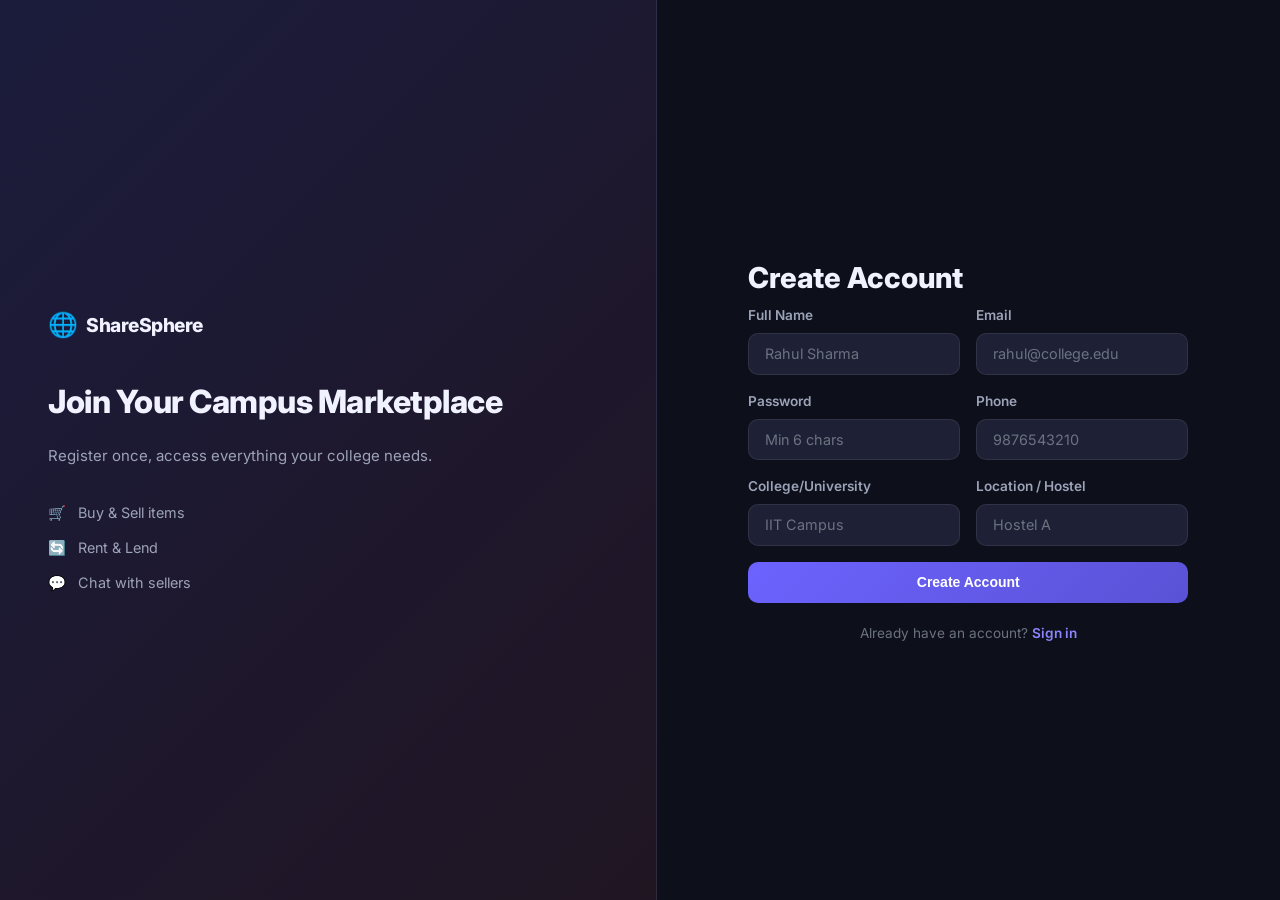
<file: src/main/resources/static/register.html>
<!DOCTYPE html>
<html lang="en">
<head>
<meta charset="UTF-8"><meta name="viewport" content="width=device-width,initial-scale=1">
<title>Register — ShareSphere</title>
<link href="https://fonts.googleapis.com/css2?family=Inter:wght@300;400;500;600;700&display=swap" rel="stylesheet">
<link rel="stylesheet" href="css/style.css">
</head>
<body class="auth-page">
<div class="auth-container">
  <div class="auth-left">
    <div class="auth-brand"><a href="index.html" style="color:inherit;text-decoration:none;display:flex;align-items:center;gap:8px;"><span class="logo-icon">🌐</span><span class="logo-text">ShareSphere</span></a></div>
    <h2>Join Your Campus Marketplace</h2>
    <p>Register once, access everything your college needs.</p>
    <div class="auth-features">
      <div class="auth-feature"><span>🛒</span> Buy &amp; Sell items</div>
      <div class="auth-feature"><span>🔄</span> Rent &amp; Lend</div>
      <div class="auth-feature"><span>💬</span> Chat with sellers</div>
    </div>
  </div>
  <div class="auth-right">
    <div class="auth-card">
      <h2>Create Account</h2>
      <div id="authError" class="alert alert-error hidden"></div>
      <form id="registerForm">
        <div class="form-row">
          <div class="form-group"><label>Full Name</label><input type="text" id="name" placeholder="Rahul Sharma" required class="form-control"></div>
          <div class="form-group"><label>Email</label><input type="email" id="email" placeholder="rahul@college.edu" required class="form-control"></div>
        </div>
        <div class="form-row">
          <div class="form-group"><label>Password</label><input type="password" id="password" placeholder="Min 6 chars" required class="form-control"></div>
          <div class="form-group"><label>Phone</label><input type="text" id="phone" placeholder="9876543210" class="form-control"></div>
        </div>
        <div class="form-row">
          <div class="form-group"><label>College/University</label><input type="text" id="college" placeholder="IIT Campus" class="form-control"></div>
          <div class="form-group"><label>Location / Hostel</label><input type="text" id="location" placeholder="Hostel A" class="form-control"></div>
        </div>
        <button type="submit" class="btn btn-primary btn-block">Create Account</button>
      </form>
      <p class="auth-switch">Already have an account? <a href="login.html">Sign in</a></p>
    </div>
  </div>
</div>
<script src="js/api.js"></script>
<script src="js/auth.js"></script>
</body></html>
</file>
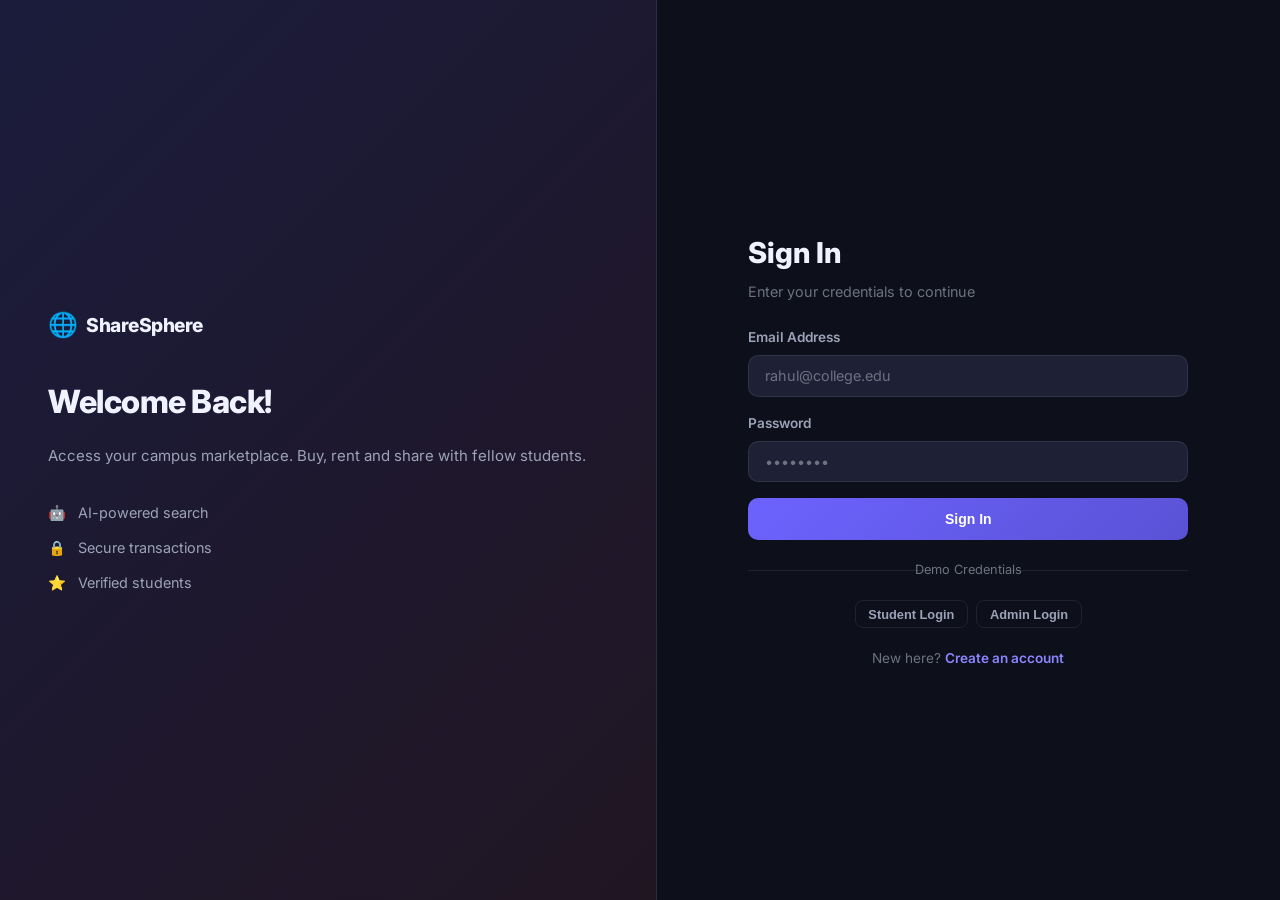
<file: src/main/resources/static/rentals.html>
<!DOCTYPE html>
<html lang="en">
<head>
<meta charset="UTF-8"><meta name="viewport" content="width=device-width,initial-scale=1">
<title>Rentals — ShareSphere</title>
<link href="https://fonts.googleapis.com/css2?family=Inter:wght@300;400;500;600;700&display=swap" rel="stylesheet">
<link rel="stylesheet" href="css/style.css">
</head>
<body>
<nav class="navbar"><div class="nav-brand"><a href="index.html"><span class="logo-icon">🌐</span><span class="logo-text">ShareSphere</span></a></div>
<div class="nav-links"><a href="dashboard.html">Dashboard</a><a href="items.html">Browse</a></div>
<div class="nav-actions" id="navActions"></div></nav>
<div class="page-container">
  <div class="tabs-header">
    <button class="tab-btn active" onclick="switchTab('my')">My Rentals</button>
    <button class="tab-btn" onclick="switchTab('incoming')">Incoming Requests</button>
  </div>
  <div id="myRentalsTab"><div id="myRentalsList"></div></div>
  <div id="incomingTab" class="hidden"><div id="incomingList"></div></div>
</div>
<div id="toast" class="toast hidden"></div>
<script src="js/api.js"></script><script src="js/app.js"></script>
<script>
requireAuth();
function switchTab(tab) {
  document.querySelectorAll('.tab-btn').forEach(b => b.classList.remove('active'));
  event.target.classList.add('active');
  document.getElementById('myRentalsTab').classList.toggle('hidden', tab !== 'my');
  document.getElementById('incomingTab').classList.toggle('hidden', tab !== 'incoming');
}
async function loadRentals() {
  const [myRentals, incoming] = await Promise.all([
    API.get('/api/rentals/my').catch(()=>[]),
    API.get('/api/rentals/incoming').catch(()=>[])
  ]);
  document.getElementById('myRentalsList').innerHTML = (myRentals||[]).length ? (myRentals||[]).map(r => renderRentalCard(r, 'renter')).join('') : '<div class="empty-state"><p>No rentals yet. Browse items to rent!</p></div>';
  document.getElementById('incomingList').innerHTML = (incoming||[]).length ? (incoming||[]).map(r => renderRentalCard(r, 'owner')).join('') : '<div class="empty-state"><p>No incoming rental requests.</p></div>';
}
function renderRentalCard(r, role) {
  const statusClass = (r.status||'').toLowerCase().replace('_','-');
  const actions = role === 'owner' && r.status === 'REQUESTED' ?
    `<button onclick="acceptRental(${r.id})" class="btn btn-primary btn-sm">Accept</button>
     <button onclick="rejectRental(${r.id})" class="btn btn-danger btn-sm">Reject</button>` :
    role === 'owner' && r.status === 'ACCEPTED' ?
    `<button onclick="activateRental(${r.id})" class="btn btn-primary btn-sm">Mark Active</button>` :
    role === 'owner' && r.status === 'RETURN_REQUESTED' ?
    `<button onclick="completeRental(${r.id})" class="btn btn-success btn-sm">Confirm Return</button>` :
    role === 'renter' && r.status === 'ACTIVE' ?
    `<button onclick="returnRental(${r.id})" class="btn btn-secondary btn-sm">Request Return</button>` : '';
  return `<div class="rental-card">
    <div class="rental-info">
      <img src="${r.item?.imageUrls?.[0]||'images/placeholder.svg'}" class="rental-thumb" onerror="this.src='images/placeholder.svg'">
      <div>
        <h3>${r.item?.name}</h3>
        <p>${r.startDate} → ${r.endDate} (${r.durationDays} days)</p>
        <p>₹${r.pricePerDay}/day · Total: ₹${r.totalPayable}</p>
        <p>${role==='owner'?'From: '+(r.renter?.name||'Student'):'Owner: '+(r.owner?.name||'Owner')}</p>
      </div>
    </div>
    <div class="rental-right">
      <span class="status-badge status-${statusClass}">${r.status}</span>
      <div class="rental-actions">${actions}</div>
    </div>
  </div>`;
}
async function acceptRental(id) { await API.post(`/api/rentals/${id}/accept`); showToast('Accepted!','success'); loadRentals(); }
async function rejectRental(id) { await API.post(`/api/rentals/${id}/reject`); showToast('Rejected','info'); loadRentals(); }
async function activateRental(id) { await API.post(`/api/rentals/${id}/activate`); showToast('Marked Active!','success'); loadRentals(); }
async function returnRental(id) { await API.post(`/api/rentals/${id}/return`); showToast('Return requested!','success'); loadRentals(); }
async function completeRental(id) { await API.post(`/api/rentals/${id}/complete`); showToast('Rental completed!','success'); loadRentals(); }
loadRentals(); updateNavForAuth();
</script>
</body></html>
</file>
<file: src/main/resources/static/css/style.css>
/* ─────────────────────────────────────────────────────────────────────────────
   ShareSphere — Modern Campus Marketplace CSS
   ─────────────────────────────────────────────────────────────────────────── */

:root {
  --primary: #6c63ff;
  --primary-dark: #5a52d5;
  --primary-light: #8b85ff;
  --secondary: #ff6584;
  --accent: #43d1a0;
  --success: #22c55e;
  --warning: #f59e0b;
  --danger: #ef4444;
  --info: #3b82f6;

  --bg-dark: #0d0f1a;
  --bg-card: #141624;
  --bg-card2: #1a1d2e;
  --bg-input: #1e2135;
  --border: rgba(255,255,255,0.08);
  --border-hover: rgba(108,99,255,0.5);

  --text-primary: #f0f2ff;
  --text-secondary: #9ca3b8;
  --text-muted: #6b7280;

  --radius: 12px;
  --radius-lg: 20px;
  --radius-xl: 28px;
  --shadow: 0 4px 24px rgba(0,0,0,0.4);
  --shadow-hover: 0 12px 48px rgba(108,99,255,0.25);
  --transition: all 0.25s cubic-bezier(0.4, 0, 0.2, 1);
}

*, *::before, *::after { margin: 0; padding: 0; box-sizing: border-box; }

html { scroll-behavior: smooth; }

body {
  font-family: 'Inter', -apple-system, sans-serif;
  background: var(--bg-dark);
  color: var(--text-primary);
  line-height: 1.6;
  min-height: 100vh;
  font-size: 15px;
}

.container { max-width: 1200px; margin: 0 auto; padding: 0 1.5rem; }

/* ─── SCROLLBAR ─────────────────────────────────────────────────────────────── */
::-webkit-scrollbar { width: 6px; } ::-webkit-scrollbar-track { background: var(--bg-dark); }
::-webkit-scrollbar-thumb { background: var(--primary); border-radius: 3px; }

/* ─── NAVBAR ────────────────────────────────────────────────────────────────── */
.navbar {
  position: sticky; top: 0; z-index: 100;
  display: flex; align-items: center; justify-content: space-between;
  padding: 0 2rem; height: 64px;
  background: rgba(13,15,26,0.85);
  backdrop-filter: blur(20px);
  border-bottom: 1px solid var(--border);
}
.nav-brand { display: flex; align-items: center; gap: 0.5rem; text-decoration: none; }
.logo-icon { font-size: 1.5rem; }
.logo-text { font-size: 1.2rem; font-weight: 800; color: var(--text-primary); letter-spacing: -0.5px; }
.nav-links { display: flex; gap: 1.5rem; }
.nav-links a { color: var(--text-secondary); text-decoration: none; font-size: 0.9rem; font-weight: 500; transition: var(--transition); }
.nav-links a:hover { color: var(--primary-light); }
.nav-actions { display: flex; align-items: center; gap: 0.75rem; position: relative; }
.avatar { width: 36px; height: 36px; border-radius: 50%; background: linear-gradient(135deg, var(--primary), var(--secondary)); display: flex; align-items: center; justify-content: center; font-weight: 700; cursor: pointer; color: white; font-size: 0.85rem; }
.notif-bell { cursor: pointer; font-size: 1.2rem; position: relative; }
.user-menu { position: absolute; right: 0; top: calc(100% + 8px); background: var(--bg-card2); border: 1px solid var(--border); border-radius: var(--radius); padding: 0.5rem; min-width: 160px; z-index: 200; box-shadow: var(--shadow); }
.user-menu a { display: block; padding: 0.6rem 1rem; color: var(--text-secondary); text-decoration: none; font-size: 0.85rem; border-radius: 8px; transition: var(--transition); }
.user-menu a:hover { background: var(--bg-input); color: var(--text-primary); }

/* ─── BUTTONS ───────────────────────────────────────────────────────────────── */
.btn { display: inline-flex; align-items: center; gap: 0.4rem; padding: 0.55rem 1.2rem; border-radius: 10px; font-weight: 600; font-size: 0.875rem; cursor: pointer; border: none; transition: var(--transition); text-decoration: none; white-space: nowrap; }
.btn-primary { background: linear-gradient(135deg, var(--primary) 0%, var(--primary-dark) 100%); color: white; }
.btn-primary:hover { transform: translateY(-1px); box-shadow: 0 8px 24px rgba(108,99,255,0.4); }
.btn-secondary { background: var(--bg-card2); color: var(--text-primary); border: 1px solid var(--border); }
.btn-secondary:hover { border-color: var(--primary); color: var(--primary-light); }
.btn-ghost { background: transparent; color: var(--text-secondary); border: 1px solid var(--border); }
.btn-ghost:hover { background: var(--bg-input); color: var(--text-primary); }
.btn-danger { background: rgba(239,68,68,0.15); color: #ef4444; border: 1px solid rgba(239,68,68,0.3); }
.btn-danger:hover { background: rgba(239,68,68,0.25); }
.btn-success { background: rgba(34,197,94,0.15); color: #22c55e; border: 1px solid rgba(34,197,94,0.3); }
.btn-success:hover { background: rgba(34,197,94,0.25); }
.btn-lg { padding: 0.8rem 1.8rem; font-size: 1rem; border-radius: 12px; }
.btn-sm { padding: 0.35rem 0.8rem; font-size: 0.8rem; border-radius: 8px; }
.btn-block { width: 100%; justify-content: center; padding: 0.8rem; }

/* ─── FORMS ─────────────────────────────────────────────────────────────────── */
.form-control {
  width: 100%; padding: 0.7rem 1rem; border-radius: 10px;
  border: 1px solid var(--border); background: var(--bg-input);
  color: var(--text-primary); font-size: 0.9rem; font-family: inherit;
  transition: var(--transition); outline: none;
}
.form-control:focus { border-color: var(--primary); box-shadow: 0 0 0 3px rgba(108,99,255,0.15); }
.form-control::placeholder { color: var(--text-muted); }
textarea.form-control { resize: vertical; min-height: 100px; }
select.form-control { cursor: pointer; }
.form-group { display: flex; flex-direction: column; gap: 0.4rem; margin-bottom: 1rem; }
.form-group label { font-size: 0.85rem; font-weight: 600; color: var(--text-secondary); }
.form-row { display: flex; gap: 1rem; }
.form-row .form-group { flex: 1; }

/* ─── ALERTS ────────────────────────────────────────────────────────────────── */
.alert { padding: 0.8rem 1rem; border-radius: 10px; font-size: 0.875rem; margin-bottom: 1rem; }
.alert-error { background: rgba(239,68,68,0.12); border: 1px solid rgba(239,68,68,0.3); color: #fca5a5; }
.alert-success { background: rgba(34,197,94,0.12); border: 1px solid rgba(34,197,94,0.3); color: #86efac; }
.hidden { display: none !important; }

/* ─── TOAST ─────────────────────────────────────────────────────────────────── */
.toast { position: fixed; bottom: 2rem; right: 2rem; padding: 0.9rem 1.4rem; border-radius: 12px; font-weight: 600; z-index: 999; animation: slideUp 0.3s ease; backdrop-filter: blur(10px); max-width: 320px; }
.toast-success { background: rgba(34,197,94,0.2); border: 1px solid rgba(34,197,94,0.4); color: #86efac; }
.toast-error { background: rgba(239,68,68,0.2); border: 1px solid rgba(239,68,68,0.4); color: #fca5a5; }
.toast-info { background: rgba(59,130,246,0.2); border: 1px solid rgba(59,130,246,0.4); color: #93c5fd; }
@keyframes slideUp { from { opacity:0; transform: translateY(20px); } to { opacity:1; transform: translateY(0); } }

/* ─── BADGE ─────────────────────────────────────────────────────────────────── */
.badge { background: var(--danger); color: white; font-size: 0.7rem; padding: 2px 6px; border-radius: 20px; font-weight: 700; }
.badge-role { background: rgba(108,99,255,0.2); color: var(--primary-light); padding: 2px 8px; border-radius: 6px; font-size: 0.78rem; font-weight: 600; }
.badge-active { background: rgba(34,197,94,0.2); color: #86efac; padding: 2px 8px; border-radius: 6px; font-size: 0.78rem; }
.badge-blocked { background: rgba(239,68,68,0.2); color: #fca5a5; padding: 2px 8px; border-radius: 6px; font-size: 0.78rem; }

/* ─── HERO ──────────────────────────────────────────────────────────────────── */
.hero {
  position: relative; min-height: 92vh; display: flex; align-items: center;
  overflow: hidden; padding: 4rem 2rem;
}
.hero-bg {
  position: absolute; inset: 0; z-index: 0;
  background: radial-gradient(ellipse 80% 60% at 20% 40%, rgba(108,99,255,0.15) 0%, transparent 60%),
              radial-gradient(ellipse 60% 50% at 80% 60%, rgba(255,101,132,0.1) 0%, transparent 60%),
              linear-gradient(180deg, var(--bg-dark) 0%, #0a0c1a 100%);
}
.hero-bg::after {
  content: ''; position: absolute; inset: 0;
  background-image: radial-gradient(circle at 1px 1px, rgba(255,255,255,0.04) 1px, transparent 0);
  background-size: 40px 40px;
}
.hero-content { position: relative; z-index: 1; flex: 1; max-width: 600px; }
.hero-badge { display: inline-flex; align-items: center; gap: 0.5rem; background: rgba(108,99,255,0.15); border: 1px solid rgba(108,99,255,0.3); padding: 0.4rem 1rem; border-radius: 100px; font-size: 0.8rem; color: var(--primary-light); margin-bottom: 1.5rem; font-weight: 600; }
.hero-title { font-size: clamp(2.5rem,6vw,4.5rem); font-weight: 900; line-height: 1.1; letter-spacing: -2px; margin-bottom: 1.2rem; }
.gradient-text { background: linear-gradient(135deg, var(--primary-light), var(--secondary)); -webkit-background-clip: text; -webkit-text-fill-color: transparent; background-clip: text; }
.hero-subtitle { font-size: 1.15rem; color: var(--text-secondary); margin-bottom: 2rem; line-height: 1.7; max-width: 500px; }
.hero-search { display: flex; gap: 0.75rem; margin-bottom: 2rem; }
.hero-search-input { flex: 1; padding: 0.85rem 1.2rem; border-radius: 14px; border: 1px solid var(--border); background: var(--bg-card); color: var(--text-primary); font-size: 0.95rem; outline: none; transition: var(--transition); }
.hero-search-input:focus { border-color: var(--primary); box-shadow: 0 0 0 3px rgba(108,99,255,0.15); }
.hero-stats { display: flex; gap: 2.5rem; }
.stat { display: flex; flex-direction: column; }
.stat-num { font-size: 2rem; font-weight: 800; color: var(--primary-light); }
.stat-label { font-size: 0.8rem; color: var(--text-muted); font-weight: 500; }

/* Hero Visual */
.hero-visual { position: relative; flex: 1; display: flex; align-items: center; justify-content: center; min-height: 400px; }
.floating-card { position: absolute; display: flex; align-items: center; gap: 0.6rem; background: var(--bg-card2); border: 1px solid var(--border); border-radius: 14px; padding: 0.75rem 1rem; box-shadow: var(--shadow); font-size: 0.85rem; font-weight: 500; animation: float 4s ease-in-out infinite; }
.floating-card span { font-size: 1.5rem; }
.card-1 { top: 10%; left: 5%; animation-delay: 0s; }
.card-2 { top: 40%; right: 5%; animation-delay: 1s; }
.card-3 { bottom: 20%; left: 10%; animation-delay: 2s; }
.card-4 { bottom: 10%; right: 15%; animation-delay: 0.5s; }
@keyframes float { 0%,100% { transform: translateY(0px); } 50% { transform: translateY(-12px); } }

/* ─── SECTIONS ──────────────────────────────────────────────────────────────── */
.section { padding: 5rem 0; }
.section-dark { background: var(--bg-card); }
.section-header { display: flex; align-items: center; justify-content: space-between; margin-bottom: 2.5rem; }
.section-header h2 { font-size: 1.8rem; font-weight: 800; letter-spacing: -0.5px; }
.section-header p { color: var(--text-secondary); margin-top: 0.25rem; }

/* ─── CATEGORIES ────────────────────────────────────────────────────────────── */
.category-grid { display: grid; grid-template-columns: repeat(auto-fill, minmax(130px, 1fr)); gap: 1rem; }
.category-card { display: flex; flex-direction: column; align-items: center; gap: 0.5rem; padding: 1.5rem 1rem; background: var(--bg-card2); border: 1px solid var(--border); border-radius: var(--radius); cursor: pointer; text-decoration: none; transition: var(--transition); color: var(--text-primary); }
.category-card:hover { border-color: var(--primary); transform: translateY(-4px); box-shadow: var(--shadow-hover); background: rgba(108,99,255,0.08); }
.cat-icon { font-size: 2rem; }
.cat-name { font-size: 0.8rem; font-weight: 600; text-align: center; color: var(--text-secondary); }
.category-skeleton { height: 110px; background: var(--bg-card2); border-radius: var(--radius); animation: pulse 1.5s infinite; }
@keyframes pulse { 0%,100%{opacity:1} 50%{opacity:0.5} }

/* ─── ITEM CARDS ────────────────────────────────────────────────────────────── */
.items-grid { display: grid; grid-template-columns: repeat(auto-fill, minmax(260px, 1fr)); gap: 1.25rem; }
.item-card { background: var(--bg-card2); border: 1px solid var(--border); border-radius: var(--radius-lg); overflow: hidden; cursor: pointer; transition: var(--transition); }
.item-card:hover { transform: translateY(-6px); box-shadow: var(--shadow-hover); border-color: var(--border-hover); }
.item-image-wrap { position: relative; aspect-ratio: 4/3; overflow: hidden; background: var(--bg-input); }
.item-image-wrap img { width: 100%; height: 100%; object-fit: cover; transition: transform 0.4s ease; }
.item-card:hover .item-image-wrap img { transform: scale(1.05); }
.item-badge { position: absolute; top: 10px; left: 10px; padding: 3px 10px; border-radius: 100px; font-size: 0.7rem; font-weight: 700; }
.badge-sell { background: rgba(34,197,94,0.9); color: #fff; }
.badge-rent { background: rgba(59,130,246,0.9); color: #fff; }
.badge-lend { background: rgba(245,158,11,0.9); color: #fff; }
.badge-sell_and_rent, .badge-sellandrent { background: rgba(108,99,255,0.9); color: #fff; }
.badge-available { background: rgba(34,197,94,0.8); color: #fff; }
.badge-rented { background: rgba(59,130,246,0.8); color: #fff; }
.badge-sold { background: rgba(156,163,175,0.8); color: #fff; }
.fav-btn { position: absolute; top: 10px; right: 10px; background: rgba(0,0,0,0.5); border: none; border-radius: 50%; width: 32px; height: 32px; cursor: pointer; font-size: 1rem; display: flex; align-items: center; justify-content: center; backdrop-filter: blur(4px); transition: var(--transition); }
.fav-btn:hover { transform: scale(1.15); }
.item-body { padding: 1rem 1.1rem 1.1rem; }
.item-category { font-size: 0.75rem; color: var(--text-muted); margin-bottom: 0.3rem; }
.item-body h3 { font-size: 0.95rem; font-weight: 700; margin-bottom: 0.5rem; color: var(--text-primary); line-height: 1.3; display: -webkit-box; -webkit-line-clamp: 2; -webkit-box-orient: vertical; overflow: hidden; }
.item-price { font-size: 1rem; font-weight: 700; color: var(--primary-light); margin-bottom: 0.6rem; }
.item-footer { display: flex; align-items: center; justify-content: space-between; gap: 0.5rem; flex-wrap: wrap; }
.item-condition, .item-rating, .item-location { font-size: 0.72rem; color: var(--text-muted); }
.item-type { font-size: 0.7rem; font-weight: 600; padding: 2px 8px; border-radius: 100px; }
.type-sell { background: rgba(34,197,94,0.15); color: #4ade80; }
.type-rent { background: rgba(59,130,246,0.15); color: #60a5fa; }
.type-lend { background: rgba(245,158,11,0.15); color: #fbbf24; }
.type-sell_and_rent { background: rgba(108,99,255,0.15); color: var(--primary-light); }
.item-actions { display: flex; gap: 0.4rem; }

/* ─── STEPS / HOW IT WORKS ──────────────────────────────────────────────────── */
.steps-grid { display: grid; grid-template-columns: repeat(auto-fit, minmax(220px, 1fr)); gap: 1.5rem; }
.step-card { background: var(--bg-card2); border: 1px solid var(--border); border-radius: var(--radius-lg); padding: 2rem; text-align: center; position: relative; transition: var(--transition); }
.step-card:hover { border-color: var(--primary); transform: translateY(-4px); }
.step-num { position: absolute; top: 1rem; right: 1.2rem; font-size: 3rem; font-weight: 900; color: var(--border); line-height: 1; }
.step-icon { font-size: 2.5rem; margin-bottom: 1rem; }
.step-card h3 { font-size: 1rem; font-weight: 700; margin-bottom: 0.5rem; }
.step-card p { font-size: 0.85rem; color: var(--text-secondary); }

/* ─── AUTH PAGES ────────────────────────────────────────────────────────────── */
.auth-page { background: var(--bg-dark); display: flex; min-height: 100vh; }
.auth-container { display: flex; width: 100%; }
.auth-left { flex: 1; background: linear-gradient(135deg, rgba(108,99,255,0.15) 0%, rgba(255,101,132,0.08) 100%); padding: 3rem; display: flex; flex-direction: column; justify-content: center; border-right: 1px solid var(--border); }
.auth-brand { display: flex; align-items: center; gap: 0.5rem; margin-bottom: 2rem; }
.auth-left h2 { font-size: 2rem; font-weight: 800; margin-bottom: 1rem; letter-spacing: -0.5px; }
.auth-left p { color: var(--text-secondary); line-height: 1.7; margin-bottom: 2rem; }
.auth-features { display: flex; flex-direction: column; gap: 0.75rem; }
.auth-feature { display: flex; align-items: center; gap: 0.75rem; color: var(--text-secondary); font-size: 0.9rem; }
.auth-right { flex: 1; display: flex; align-items: center; justify-content: center; padding: 2rem; }
.auth-card { width: 100%; max-width: 440px; }
.auth-card h2 { font-size: 1.8rem; font-weight: 800; margin-bottom: 0.25rem; }
.auth-sub { color: var(--text-muted); font-size: 0.9rem; margin-bottom: 1.5rem; }
.auth-divider { text-align: center; margin: 1.25rem 0; color: var(--text-muted); font-size: 0.8rem; position: relative; }
.auth-divider::before, .auth-divider::after { content:''; position: absolute; top: 50%; width: 40%; height: 1px; background: var(--border); }
.auth-divider::before { left: 0; } .auth-divider::after { right: 0; }
.demo-creds { display: flex; gap: 0.5rem; justify-content: center; }
.auth-switch { text-align: center; margin-top: 1.25rem; color: var(--text-muted); font-size: 0.85rem; }
.auth-switch a { color: var(--primary-light); text-decoration: none; font-weight: 600; }

/* ─── DASHBOARD ─────────────────────────────────────────────────────────────── */
.dashboard-layout { display: flex; min-height: calc(100vh - 64px); }
.sidebar { width: 240px; background: var(--bg-card); border-right: 1px solid var(--border); padding: 1.5rem 1rem; flex-shrink: 0; }
.sidebar-user { display: flex; align-items: center; gap: 0.75rem; padding: 1rem; background: var(--bg-card2); border-radius: var(--radius); margin-bottom: 1.5rem; }
.sidebar-avatar { width: 40px; height: 40px; border-radius: 50%; background: linear-gradient(135deg, var(--primary), var(--secondary)); display: flex; align-items: center; justify-content: center; font-weight: 700; flex-shrink: 0; }
.sidebar-nav { display: flex; flex-direction: column; gap: 0.25rem; }
.sidebar-nav a { display: block; padding: 0.65rem 1rem; color: var(--text-secondary); text-decoration: none; font-size: 0.875rem; font-weight: 500; border-radius: 10px; transition: var(--transition); }
.sidebar-nav a:hover, .sidebar-nav a.active { background: rgba(108,99,255,0.12); color: var(--primary-light); }
.dashboard-main { flex: 1; padding: 2rem; overflow: auto; }
.dash-header { margin-bottom: 2rem; }
.dash-header h1 { font-size: 1.8rem; font-weight: 800; }
.stats-row { display: grid; grid-template-columns: repeat(auto-fit, minmax(160px, 1fr)); gap: 1rem; margin-bottom: 2rem; }
.stat-card { background: var(--bg-card2); border: 1px solid var(--border); border-radius: var(--radius-lg); padding: 1.25rem; display: flex; align-items: center; gap: 1rem; transition: var(--transition); }
.stat-card:hover { border-color: var(--primary); }
.stat-icon { font-size: 1.75rem; }
.stat-info { display: flex; flex-direction: column; }
.stat-val { font-size: 1.8rem; font-weight: 800; color: var(--primary-light); line-height: 1; }
.stat-info span:last-child { font-size: 0.78rem; color: var(--text-muted); margin-top: 0.2rem; }
.dash-section { margin-bottom: 2.5rem; }

/* ─── AI SEARCH BOX ─────────────────────────────────────────────────────────── */
.ai-search-box { background: linear-gradient(135deg, rgba(108,99,255,0.1), rgba(255,101,132,0.05)); border: 1px solid rgba(108,99,255,0.25); border-radius: var(--radius-xl); padding: 1.5rem 2rem; margin-bottom: 2rem; }
.ai-label { font-size: 0.8rem; font-weight: 700; color: var(--primary-light); text-transform: uppercase; letter-spacing: 1px; margin-bottom: 0.75rem; }
.ai-input-row { display: flex; gap: 0.75rem; margin-bottom: 0.75rem; }
.ai-chips { display: flex; gap: 0.5rem; flex-wrap: wrap; }
.chip { padding: 0.35rem 0.9rem; background: var(--bg-card2); border: 1px solid var(--border); border-radius: 100px; font-size: 0.78rem; cursor: pointer; transition: var(--transition); color: var(--text-secondary); }
.chip:hover { border-color: var(--primary); color: var(--primary-light); background: rgba(108,99,255,0.08); }
.ai-suggestion { color: var(--primary-light); font-size: 0.85rem; padding: 0.6rem 1rem; background: rgba(108,99,255,0.08); border-radius: 8px; margin-top: 0.75rem; font-style: italic; }
.ai-panel { padding: 1rem; background: var(--bg-card2); border-radius: var(--radius); margin-top: 0.75rem; display: flex; flex-direction: column; gap: 0.75rem; }

/* ─── BROWSE LAYOUT ─────────────────────────────────────────────────────────── */
.browse-layout { display: flex; min-height: calc(100vh - 64px); }
.filters-sidebar { width: 260px; padding: 1.5rem; background: var(--bg-card); border-right: 1px solid var(--border); flex-shrink: 0; }
.filters-sidebar h3 { font-size: 1rem; font-weight: 700; margin-bottom: 1.25rem; }
.filter-group { margin-bottom: 1rem; }
.filter-group label { display: block; font-size: 0.78rem; font-weight: 600; color: var(--text-muted); margin-bottom: 0.4rem; text-transform: uppercase; letter-spacing: 0.5px; }
.browse-main { flex: 1; padding: 1.5rem; }
.browse-top { margin-bottom: 1.25rem; }
.search-bar-row { display: flex; gap: 0.75rem; margin-bottom: 0.75rem; }
.search-input { flex: 1; }
.browse-results-header { font-size: 0.85rem; color: var(--text-muted); margin-bottom: 1rem; }
.pagination { display: flex; align-items: center; justify-content: center; gap: 1rem; margin-top: 2rem; color: var(--text-muted); font-size: 0.85rem; }

/* ─── FORM PAGE ─────────────────────────────────────────────────────────────── */
.form-page { max-width: 800px; margin: 2rem auto; padding: 0 1.5rem; }
.form-card { background: var(--bg-card2); border: 1px solid var(--border); border-radius: var(--radius-xl); padding: 2.5rem; }
.form-card h2 { font-size: 1.6rem; font-weight: 800; margin-bottom: 0.25rem; }
.form-card > p { color: var(--text-muted); margin-bottom: 1.75rem; }
.form-actions { display: flex; gap: 0.75rem; justify-content: flex-end; margin-top: 1.5rem; }
.file-upload-zone { border: 2px dashed var(--border); border-radius: var(--radius); padding: 2rem; text-align: center; cursor: pointer; transition: var(--transition); color: var(--text-muted); }
.file-upload-zone:hover { border-color: var(--primary); color: var(--primary-light); background: rgba(108,99,255,0.05); }

/* ─── PAGE CONTAINER ────────────────────────────────────────────────────────── */
.page-container { max-width: 1100px; margin: 0 auto; padding: 2rem 1.5rem; }
.page-header { display: flex; align-items: center; justify-content: space-between; margin-bottom: 2rem; }
.page-header h2 { font-size: 1.6rem; font-weight: 800; }
.tabs-header { display: flex; gap: 0.25rem; padding: 0.25rem; background: var(--bg-card2); border-radius: 12px; margin-bottom: 1.5rem; width: fit-content; }
.tab-btn { padding: 0.55rem 1.2rem; border: none; background: transparent; color: var(--text-secondary); border-radius: 10px; font-weight: 600; font-size: 0.875rem; cursor: pointer; transition: var(--transition); }
.tab-btn.active { background: var(--primary); color: white; }
.link { color: var(--primary-light); text-decoration: none; font-size: 0.85rem; font-weight: 600; }

/* ─── RENTAL CARDS ──────────────────────────────────────────────────────────── */
.rental-card { background: var(--bg-card2); border: 1px solid var(--border); border-radius: var(--radius-lg); padding: 1.25rem; margin-bottom: 1rem; display: flex; align-items: center; justify-content: space-between; gap: 1rem; }
.rental-info { display: flex; align-items: center; gap: 1rem; flex: 1; }
.rental-thumb { width: 70px; height: 70px; object-fit: cover; border-radius: 10px; flex-shrink: 0; }
.rental-info h3 { font-size: 0.95rem; font-weight: 700; margin-bottom: 0.25rem; }
.rental-info p { font-size: 0.8rem; color: var(--text-muted); margin: 0.1rem 0; }
.rental-right { display: flex; flex-direction: column; align-items: flex-end; gap: 0.5rem; }
.rental-actions { display: flex; gap: 0.5rem; }
.status-badge { padding: 0.3rem 0.8rem; border-radius: 100px; font-size: 0.72rem; font-weight: 700; text-transform: uppercase; letter-spacing: 0.5px; }
.status-requested { background: rgba(245,158,11,0.2); color: #fbbf24; }
.status-open { background: rgba(59,130,246,0.2); color: #60a5fa; }
.status-full { background: rgba(168,85,247,0.2); color: #c084fc; }
.status-fulfilled { background: rgba(34,197,94,0.2); color: #4ade80; }
.status-accepted { background: rgba(34,197,94,0.2); color: #4ade80; }
.status-active { background: rgba(59,130,246,0.2); color: #60a5fa; }
.status-return-requested { background: rgba(168,85,247,0.2); color: #c084fc; }
.status-completed { background: rgba(34,197,94,0.15); color: #86efac; }
.status-rejected { background: rgba(239,68,68,0.15); color: #fca5a5; }
.status-cancelled { background: rgba(156,163,175,0.15); color: #9ca3af; }
.status-overdue { background: rgba(239,68,68,0.2); color: #ef4444; }
.status-pending { background: rgba(245,158,11,0.15); color: #fcd34d; }
.status-paid { background: rgba(34,197,94,0.15); color: #86efac; }

/* ─── MESSAGES ──────────────────────────────────────────────────────────────── */
.messages-layout { display: flex; height: calc(100vh - 64px); }
.conversations-panel { width: 320px; background: var(--bg-card); border-right: 1px solid var(--border); display: flex; flex-direction: column; }
.conv-header { padding: 1rem 1.25rem; border-bottom: 1px solid var(--border); }
.conv-header h3 { font-size: 1rem; font-weight: 700; }
.conv-item { display: flex; align-items: center; gap: 0.75rem; padding: 0.85rem 1.25rem; cursor: pointer; border-bottom: 1px solid var(--border); transition: var(--transition); }
.conv-item:hover, .conv-item.active { background: rgba(108,99,255,0.08); }
.conv-avatar { width: 38px; height: 38px; border-radius: 50%; background: linear-gradient(135deg, var(--primary), var(--secondary)); display: flex; align-items: center; justify-content: center; font-weight: 700; font-size: 0.85rem; flex-shrink: 0; }
.conv-info { flex: 1; overflow: hidden; }
.conv-info strong { display: block; font-size: 0.875rem; }
.conv-info small { color: var(--text-muted); font-size: 0.75rem; white-space: nowrap; overflow: hidden; text-overflow: ellipsis; display: block; }
.chat-panel { flex: 1; display: flex; flex-direction: column; }
.chat-header { padding: 1rem 1.5rem; border-bottom: 1px solid var(--border); background: var(--bg-card2); }
.chat-messages { flex: 1; padding: 1.5rem; overflow-y: auto; display: flex; flex-direction: column; gap: 0.75rem; }
.msg-bubble { max-width: 65%; padding: 0.7rem 1rem; border-radius: 14px; }
.msg-me { align-self: flex-end; background: rgba(108,99,255,0.25); border-bottom-right-radius: 4px; }
.msg-them { align-self: flex-start; background: var(--bg-card2); border-bottom-left-radius: 4px; }
.msg-bubble p { font-size: 0.9rem; margin: 0; }
.msg-bubble small { color: var(--text-muted); font-size: 0.7rem; }
.chat-input-row { display: flex; gap: 0.75rem; padding: 1rem 1.5rem; border-top: 1px solid var(--border); background: var(--bg-card); }

/* ─── NOTIFICATIONS ─────────────────────────────────────────────────────────── */
.notif-item { display: flex; gap: 1rem; padding: 1rem 1.25rem; background: var(--bg-card2); border: 1px solid var(--border); border-radius: var(--radius); margin-bottom: 0.75rem; cursor: pointer; transition: var(--transition); }
.notif-unread { border-left: 3px solid var(--primary); background: rgba(108,99,255,0.05); }
.notif-icon { font-size: 1.5rem; flex-shrink: 0; }
.notif-body strong { font-size: 0.9rem; }
.notif-body p { font-size: 0.82rem; color: var(--text-muted); margin: 0.2rem 0; }
.notif-body small { font-size: 0.72rem; color: var(--text-muted); }

/* ─── ADMIN TABLE ───────────────────────────────────────────────────────────── */
.admin-table { width: 100%; border-collapse: collapse; background: var(--bg-card2); border-radius: var(--radius); overflow: hidden; }
.admin-table th { background: var(--bg-input); padding: 0.75rem 1rem; text-align: left; font-size: 0.78rem; font-weight: 700; color: var(--text-muted); text-transform: uppercase; letter-spacing: 0.5px; }
.admin-table td { padding: 0.85rem 1rem; border-top: 1px solid var(--border); font-size: 0.875rem; }
.admin-table tr:hover td { background: rgba(108,99,255,0.04); }

/* ─── EMPTY STATE ───────────────────────────────────────────────────────────── */
.empty-state { display: flex; flex-direction: column; align-items: center; justify-content: center; padding: 4rem 2rem; text-align: center; color: var(--text-muted); gap: 1rem; }
.empty-icon { font-size: 3.5rem; }
.empty-state h3 { font-size: 1.1rem; color: var(--text-secondary); }
.empty-state p { font-size: 0.9rem; }

/* ─── FOOTER ────────────────────────────────────────────────────────────────── */
.footer { background: var(--bg-card); border-top: 1px solid var(--border); padding: 3rem 0 1.5rem; }
.footer-content { display: flex; justify-content: space-between; align-items: flex-start; margin-bottom: 2rem; }
.footer p { color: var(--text-muted); font-size: 0.85rem; margin-top: 0.5rem; }
.footer-links { display: flex; gap: 1.5rem; }
.footer-links a { color: var(--text-muted); text-decoration: none; font-size: 0.85rem; transition: var(--transition); }
.footer-links a:hover { color: var(--primary-light); }
.footer-bottom { border-top: 1px solid var(--border); padding-top: 1.25rem; text-align: center; }
.footer-bottom p { color: var(--text-muted); font-size: 0.8rem; }

/* ─── RESPONSIVE ────────────────────────────────────────────────────────────── */
@media (max-width: 900px) {
  .hero { flex-direction: column; text-align: center; }
  .hero-stats { justify-content: center; }
  .hero-visual { display: none; }
  .auth-left { display: none; }
  .sidebar { display: none; }
  .filters-sidebar { display: none; }
  .messages-layout { flex-direction: column; }
  .conversations-panel { width: 100%; height: 40%; }
  .admin-table { font-size: 0.78rem; }
  .form-row { flex-direction: column; }
  .browse-layout { flex-direction: column; }
}
@media (max-width: 600px) {
  .navbar { padding: 0 1rem; }
  .nav-links { display: none; }
  .items-grid { grid-template-columns: repeat(auto-fill, minmax(160px, 1fr)); }
  .stats-row { grid-template-columns: 1fr 1fr; }
}
</file>
